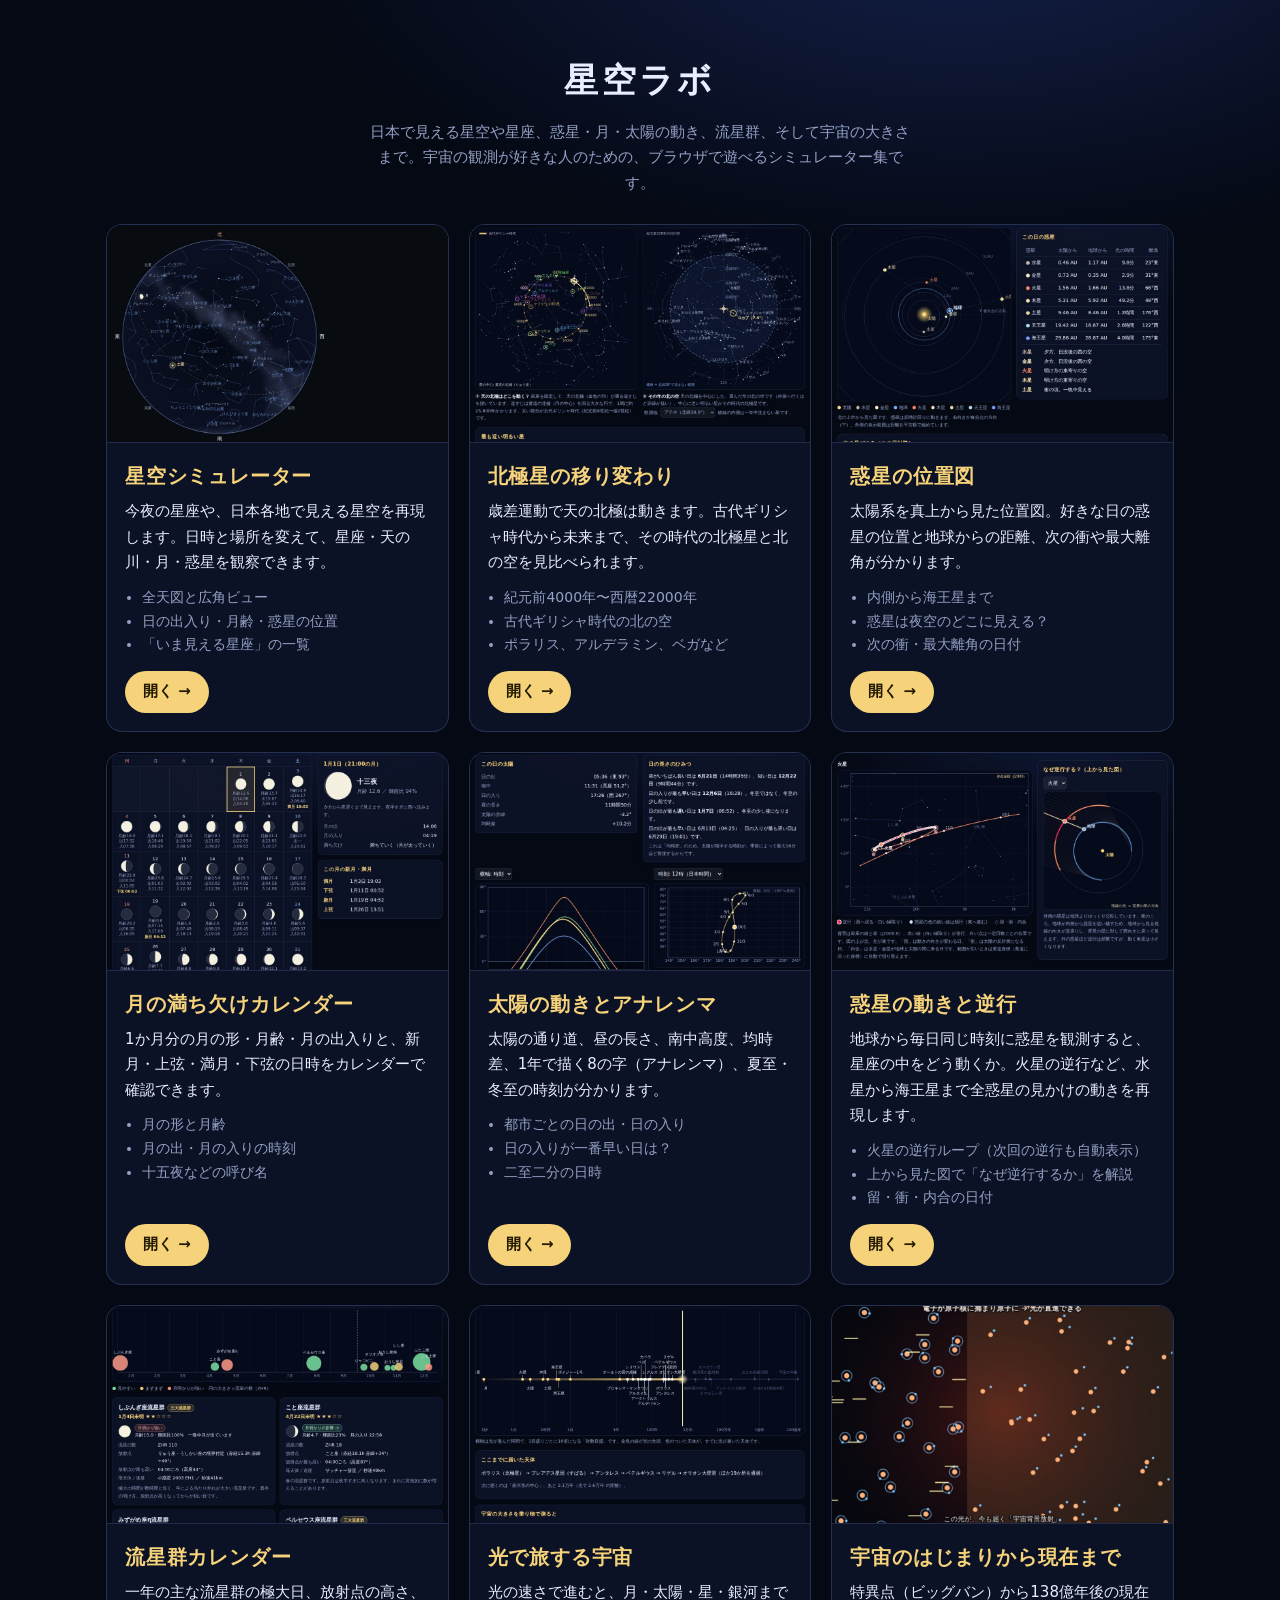
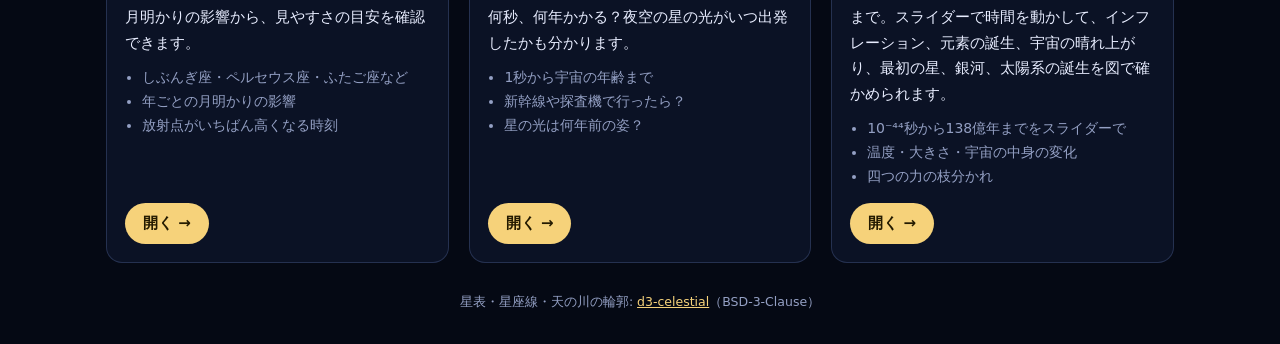
<file: index.html>
<!doctype html>
<html lang="ja">
<head>
  <meta charset="utf-8">
  <meta name="viewport" content="width=device-width, initial-scale=1, viewport-fit=cover">
  <meta name="theme-color" content="#050914">
  <link rel="manifest" href="manifest.webmanifest">
  <meta name="mobile-web-app-capable" content="yes">
  <meta name="apple-mobile-web-app-capable" content="yes">
  <meta name="apple-mobile-web-app-title" content="星空ラボ">
  <meta name="apple-mobile-web-app-status-bar-style" content="black-translucent">
  <link rel="apple-touch-icon" href="assets/icons/apple-touch-icon.png">
  <title>星空ラボ｜星空・惑星・月・太陽・流星群のシミュレーター</title>
  <meta name="description" content="日本で見える星空や星座、北極星の移り変わり、惑星・月・太陽の動き、流星群、宇宙の大きさと歴史をブラウザで体験できるシミュレーター集。">
  <link rel="icon" href="data:image/svg+xml,%3Csvg xmlns='http://www.w3.org/2000/svg' viewBox='0 0 32 32'%3E%3Crect width='32' height='32' rx='7' fill='%23050914'/%3E%3Cpath d='M16 5l2.9 7.1 7.6.6-5.8 5 1.8 7.4L16 21l-6.5 4.1 1.8-7.4-5.8-5 7.6-.6z' fill='%23f6d27a'/%3E%3C/svg%3E">
  <link rel="stylesheet" href="css/top.css?v=20261009a">
</head>
<body>
  <header class="hero">
    <h1>星空ラボ</h1>
    <p>日本で見える星空や星座、惑星・月・太陽の動き、流星群、そして宇宙の大きさまで。宇宙の観測が好きな人のための、ブラウザで遊べるシミュレーター集です。</p>
  </header>

  <main class="cards">
    <a class="card" href="sky.html">
      <img src="assets/thumb-sky.jpg" width="1000" height="640" alt="全天の星空と星座線、天の川を描いた星図" loading="eager">
      <div class="body">
        <h2>星空シミュレーター</h2>
        <p>今夜の星座や、日本各地で見える星空を再現します。日時と場所を変えて、星座・天の川・月・惑星を観察できます。</p>
        <ul>
          <li>全天図と広角ビュー</li>
          <li>日の出入り・月齢・惑星の位置</li>
          <li>「いま見える星座」の一覧</li>
        </ul>
        <span class="go">開く →</span>
      </div>
    </a>

    <a class="card" href="pole-star.html">
      <img src="assets/thumb-pole.jpg" width="1000" height="640" alt="天の北極の移動経路と、紀元前320年の北の空" loading="eager">
      <div class="body">
        <h2>北極星の移り変わり</h2>
        <p>歳差運動で天の北極は動きます。古代ギリシャ時代から未来まで、その時代の北極星と北の空を見比べられます。</p>
        <ul>
          <li>紀元前4000年〜西暦22000年</li>
          <li>古代ギリシャ時代の北の空</li>
          <li>ポラリス、アルデラミン、ベガなど</li>
        </ul>
        <span class="go">開く →</span>
      </div>
    </a>

    <a class="card" href="planets.html">
      <img src="assets/thumb-planets.jpg" width="1000" height="640" alt="太陽系の惑星の軌道と、各惑星の位置" loading="lazy">
      <div class="body">
        <h2>惑星の位置図</h2>
        <p>太陽系を真上から見た位置図。好きな日の惑星の位置と地球からの距離、次の衝や最大離角が分かります。</p>
        <ul>
          <li>内側から海王星まで</li>
          <li>惑星は夜空のどこに見える？</li>
          <li>次の衝・最大離角の日付</li>
        </ul>
        <span class="go">開く →</span>
      </div>
    </a>

    <a class="card" href="moon.html">
      <img src="assets/thumb-moon.jpg" width="1000" height="640" alt="1か月分の月の満ち欠けカレンダー" loading="lazy">
      <div class="body">
        <h2>月の満ち欠けカレンダー</h2>
        <p>1か月分の月の形・月齢・月の出入りと、新月・上弦・満月・下弦の日時をカレンダーで確認できます。</p>
        <ul>
          <li>月の形と月齢</li>
          <li>月の出・月の入りの時刻</li>
          <li>十五夜などの呼び名</li>
        </ul>
        <span class="go">開く →</span>
      </div>
    </a>

    <a class="card" href="sun.html">
      <img src="assets/thumb-sun.jpg" width="1000" height="640" alt="太陽の通り道のグラフとアナレンマ" loading="lazy">
      <div class="body">
        <h2>太陽の動きとアナレンマ</h2>
        <p>太陽の通り道、昼の長さ、南中高度、均時差、1年で描く8の字（アナレンマ）、夏至・冬至の時刻が分かります。</p>
        <ul>
          <li>都市ごとの日の出・日の入り</li>
          <li>日の入りが一番早い日は？</li>
          <li>二至二分の日時</li>
        </ul>
        <span class="go">開く →</span>
      </div>
    </a>

    <a class="card" href="retro.html">
      <img src="assets/thumb-retro.jpg" width="1000" height="640" alt="星座の中を動く火星の逆行ループ" loading="lazy">
      <div class="body">
        <h2>惑星の動きと逆行</h2>
        <p>地球から毎日同じ時刻に惑星を観測すると、星座の中をどう動くか。火星の逆行など、水星から海王星まで全惑星の見かけの動きを再現します。</p>
        <ul>
          <li>火星の逆行ループ（次回の逆行も自動表示）</li>
          <li>上から見た図で「なぜ逆行するか」を解説</li>
          <li>留・衝・内合の日付</li>
        </ul>
        <span class="go">開く →</span>
      </div>
    </a>

    <a class="card" href="meteor.html">
      <img src="assets/thumb-meteor.jpg" width="1000" height="640" alt="一年の流星群と見やすさの目安" loading="lazy">
      <div class="body">
        <h2>流星群カレンダー</h2>
        <p>一年の主な流星群の極大日、放射点の高さ、月明かりの影響から、見やすさの目安を確認できます。</p>
        <ul>
          <li>しぶんぎ座・ペルセウス座・ふたご座など</li>
          <li>年ごとの月明かりの影響</li>
          <li>放射点がいちばん高くなる時刻</li>
        </ul>
        <span class="go">開く →</span>
      </div>
    </a>

    <a class="card" href="scale.html">
      <img src="assets/thumb-scale.jpg" width="1000" height="640" alt="光が進んだ時間と届く天体を示した図" loading="lazy">
      <div class="body">
        <h2>光で旅する宇宙</h2>
        <p>光の速さで進むと、月・太陽・星・銀河まで何秒、何年かかる？夜空の星の光がいつ出発したかも分かります。</p>
        <ul>
          <li>1秒から宇宙の年齢まで</li>
          <li>新幹線や探査機で行ったら？</li>
          <li>星の光は何年前の姿？</li>
        </ul>
        <span class="go">開く →</span>
      </div>
    </a>

    <a class="card" href="universe.html">
      <img src="assets/thumb-universe.jpg" width="1000" height="640" alt="宇宙の晴れ上がりを描いた図" loading="lazy">
      <div class="body">
        <h2>宇宙のはじまりから現在まで</h2>
        <p>特異点（ビッグバン）から138億年後の現在まで。スライダーで時間を動かして、インフレーション、元素の誕生、宇宙の晴れ上がり、最初の星、銀河、太陽系の誕生を図で確かめられます。</p>
        <ul>
          <li>10⁻⁴⁴秒から138億年までをスライダーで</li>
          <li>温度・大きさ・宇宙の中身の変化</li>
          <li>四つの力の枝分かれ</li>
        </ul>
        <span class="go">開く →</span>
      </div>
    </a>

  </main>

  <footer class="foot">
    <p>星表・星座線・天の川の輪郭: <a href="https://github.com/ofrohn/d3-celestial" target="_blank" rel="noopener">d3-celestial</a>（BSD-3-Clause）</p>
  </footer>
  <script src="js/nav.js?v=20261009a"></script>
</body>
</html>
</file>
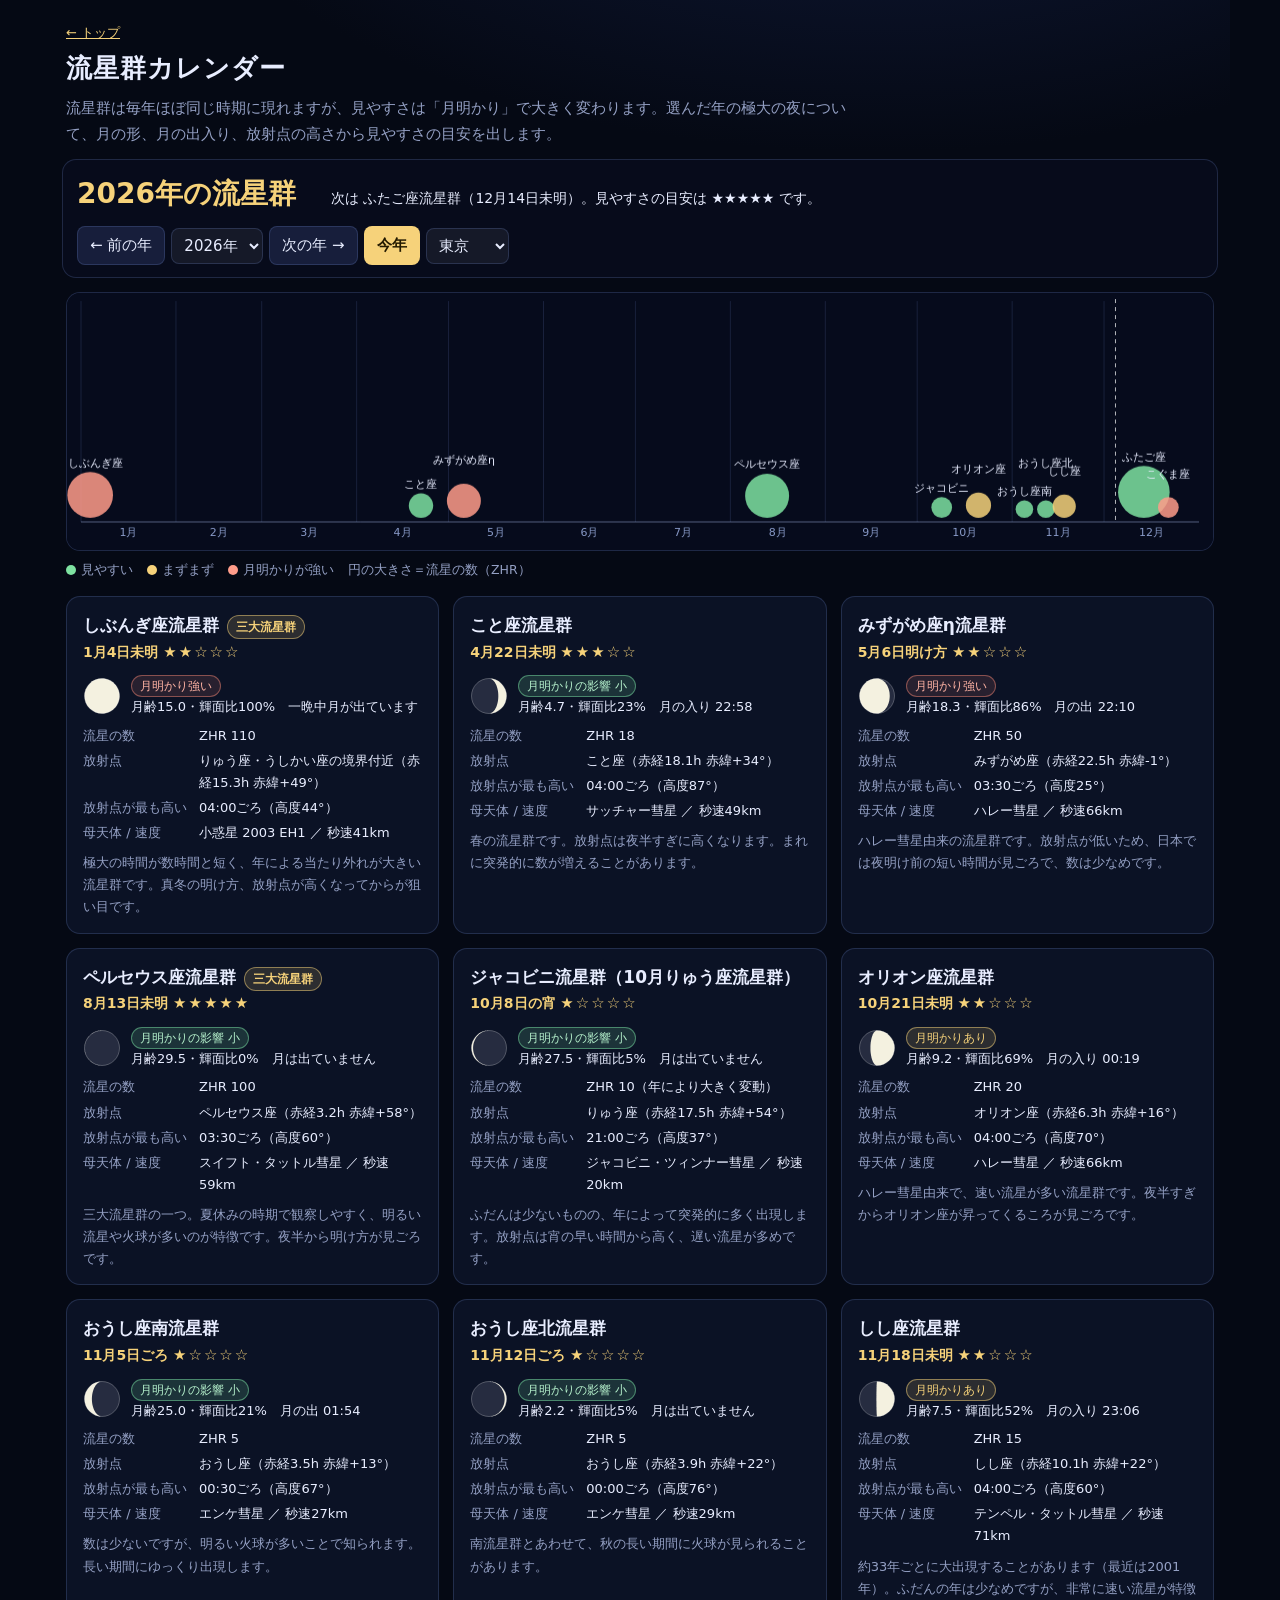
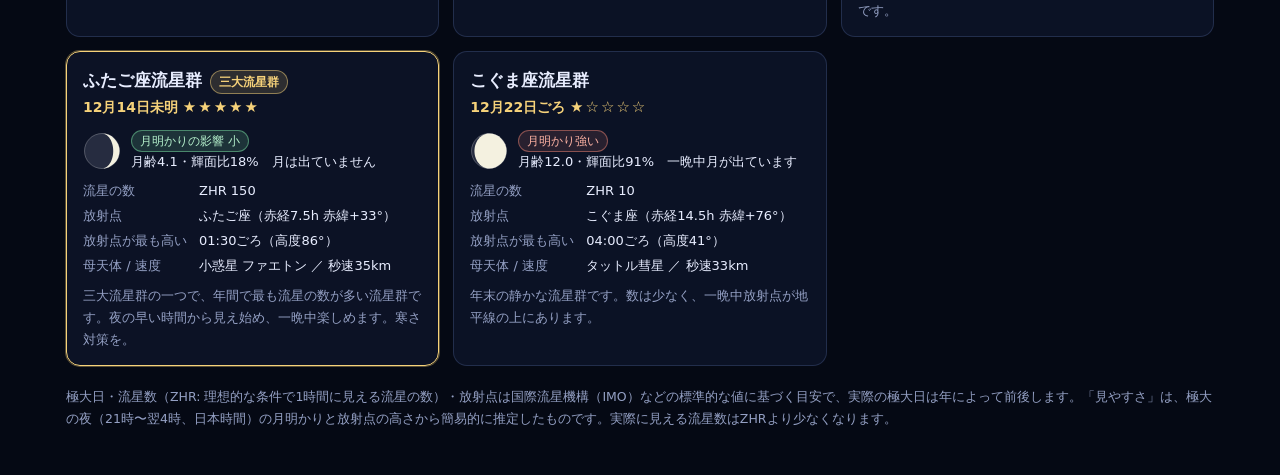
<file: meteor.html>
<!doctype html>
<html lang="ja">
<head>
  <meta charset="utf-8">
  <meta name="viewport" content="width=device-width, initial-scale=1, viewport-fit=cover">
  <meta name="theme-color" content="#050914">
  <link rel="manifest" href="manifest.webmanifest">
  <meta name="mobile-web-app-capable" content="yes">
  <meta name="apple-mobile-web-app-capable" content="yes">
  <meta name="apple-mobile-web-app-title" content="星空ラボ">
  <meta name="apple-mobile-web-app-status-bar-style" content="black-translucent">
  <link rel="apple-touch-icon" href="assets/icons/apple-touch-icon.png">
  <title>流星群カレンダー｜極大日・月明かり・放射点</title>
  <meta name="description" content="一年の主な流星群の極大日、放射点の高さ、月明かりの影響を、年と場所を選んで確認できます。">
  <link rel="icon" href="data:image/svg+xml,%3Csvg xmlns='http://www.w3.org/2000/svg' viewBox='0 0 32 32'%3E%3Crect width='32' height='32' rx='7' fill='%23050914'/%3E%3Cpath d='M26 5L8 23' stroke='%23f6d27a' stroke-width='2.5' stroke-linecap='round'/%3E%3Ccircle cx='8' cy='23' r='3' fill='%23fff'/%3E%3C/svg%3E">
  <link rel="stylesheet" href="css/pole.css?v=20261009a">
  <link rel="stylesheet" href="css/pages.css?v=20261009a">
</head>
<body>
  <header class="head">
    <p class="crumb"><a href="index.html">← トップ</a></p>
    <h1>流星群カレンダー</h1>
    <p class="lead">流星群は毎年ほぼ同じ時期に現れますが、見やすさは「月明かり」で大きく変わります。選んだ年の極大の夜について、月の形、月の出入り、放射点の高さから見やすさの目安を出します。</p>
  </header>

  <section class="ctrl" aria-label="年と場所">
    <div class="yearbox">
      <output id="title" class="year" for="y">—</output>
      <p id="next" class="verdict"></p>
    </div>
    <div class="row">
      <button type="button" id="prev">← 前の年</button>
      <label class="sel"><span class="vh">年</span><select id="y"></select></label>
      <button type="button" id="nextY">次の年 →</button>
      <button type="button" id="thisY" class="accent">今年</button>
      <label class="sel"><span class="vh">観測地</span>
        <select id="place">
          <option value="43.0621,141.3544">札幌</option>
          <option value="38.2682,140.8694">仙台</option>
          <option value="35.6895,139.6917" selected>東京</option>
          <option value="35.1815,136.9066">名古屋</option>
          <option value="34.6937,135.5023">大阪</option>
          <option value="33.5902,130.4017">福岡</option>
          <option value="26.2124,127.6809">那覇</option>
        </select>
      </label>
    </div>
  </section>

  <section>
    <div class="plot" style="aspect-ratio: 16 / 3.6"><canvas id="cvYear" aria-label="一年の流星群の見やすさ"></canvas></div>
    <p class="legend"><span><i style="background:#7ee2a1"></i>見やすい</span><span><i style="background:#f6d27a"></i>まずまず</span><span><i style="background:#ff9c8a"></i>月明かりが強い</span><span>円の大きさ＝流星の数（ZHR）</span></p>
  </section>

  <section id="cards" class="mcards"></section>

  <footer class="foot">
    <p>極大日・流星数（ZHR: 理想的な条件で1時間に見える流星の数）・放射点は国際流星機構（IMO）などの標準的な値に基づく目安で、実際の極大日は年によって前後します。「見やすさ」は、極大の夜（21時〜翌4時、日本時間）の月明かりと放射点の高さから簡易的に推定したものです。実際に見える流星数はZHRより少なくなります。</p>
  </footer>

  <script src="js/astro.js?v=20261009a"></script>
  <script src="js/meteor.js?v=20261009a"></script>
  <script src="js/nav.js?v=20261009a"></script>
</body>
</html>
</file>
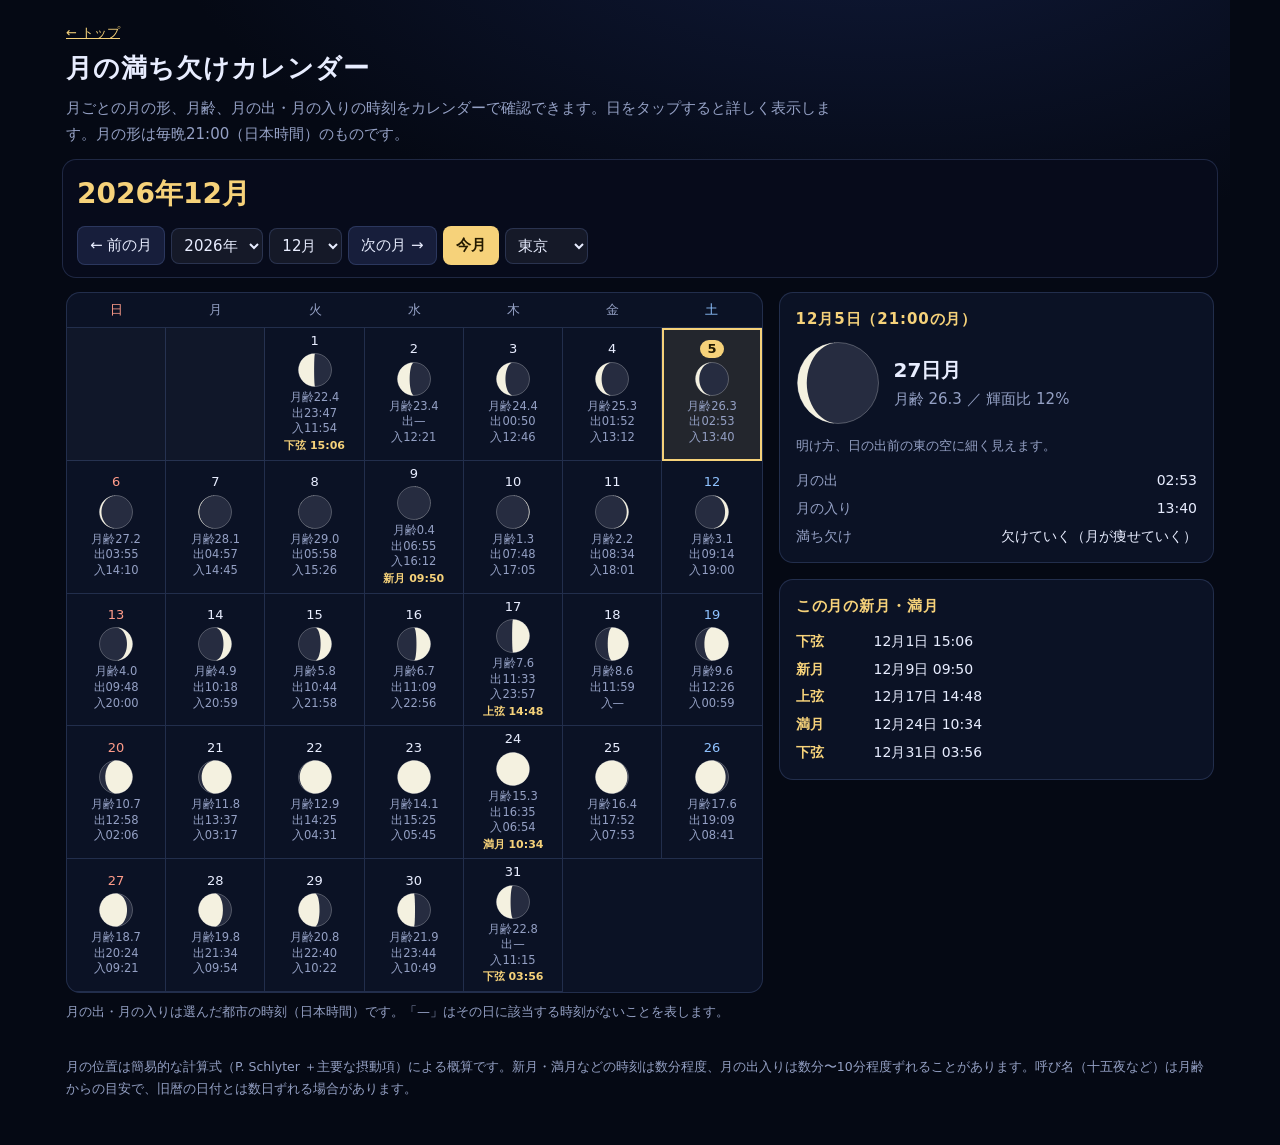
<file: moon.html>
<!doctype html>
<html lang="ja">
<head>
  <meta charset="utf-8">
  <meta name="viewport" content="width=device-width, initial-scale=1, viewport-fit=cover">
  <meta name="theme-color" content="#050914">
  <link rel="manifest" href="manifest.webmanifest">
  <meta name="mobile-web-app-capable" content="yes">
  <meta name="apple-mobile-web-app-capable" content="yes">
  <meta name="apple-mobile-web-app-title" content="星空ラボ">
  <meta name="apple-mobile-web-app-status-bar-style" content="black-translucent">
  <link rel="apple-touch-icon" href="assets/icons/apple-touch-icon.png">
  <title>月の満ち欠けカレンダー｜月齢・月の出入り</title>
  <meta name="description" content="1か月分の月の形・月齢・月の出と月の入りの時刻、新月・上弦・満月・下弦の日時が分かるカレンダー。">
  <link rel="icon" href="data:image/svg+xml,%3Csvg xmlns='http://www.w3.org/2000/svg' viewBox='0 0 32 32'%3E%3Crect width='32' height='32' rx='7' fill='%23050914'/%3E%3Cpath d='M20 5a11 11 0 1 0 0 22a9 9 0 0 1 0-22z' fill='%23f4f1e0'/%3E%3C/svg%3E">
  <link rel="stylesheet" href="css/pole.css?v=20261009a">
  <link rel="stylesheet" href="css/pages.css?v=20261009a">
</head>
<body>
  <header class="head">
    <p class="crumb"><a href="index.html">← トップ</a></p>
    <h1>月の満ち欠けカレンダー</h1>
    <p class="lead">月ごとの月の形、月齢、月の出・月の入りの時刻をカレンダーで確認できます。日をタップすると詳しく表示します。月の形は毎晩21:00（日本時間）のものです。</p>
  </header>

  <section class="ctrl" aria-label="月と場所の選択">
    <div class="yearbox">
      <output id="title" class="year" for="y m">—</output>
    </div>
    <div class="row">
      <button type="button" id="prev">← 前の月</button>
      <label class="sel"><span class="vh">年</span><select id="y"></select></label>
      <label class="sel"><span class="vh">月</span><select id="m"></select></label>
      <button type="button" id="next">次の月 →</button>
      <button type="button" id="now" class="accent">今月</button>
      <label class="sel"><span class="vh">観測地</span>
        <select id="place">
          <option value="43.0621,141.3544">札幌</option>
          <option value="38.2682,140.8694">仙台</option>
          <option value="35.6895,139.6917" selected>東京</option>
          <option value="35.1815,136.9066">名古屋</option>
          <option value="34.6937,135.5023">大阪</option>
          <option value="33.5902,130.4017">福岡</option>
          <option value="26.2124,127.6809">那覇</option>
        </select>
      </label>
    </div>
  </section>

  <main class="page-grid" style="grid-template-columns: minmax(0,1.6fr) minmax(0,1fr)">
    <div>
      <div class="cal" role="grid" aria-label="月のカレンダー">
        <div class="dow" aria-hidden="true"><span class="sun">日</span><span>月</span><span>火</span><span>水</span><span>木</span><span>金</span><span class="sat">土</span></div>
        <div id="cells" class="cells"></div>
      </div>
      <p class="note" style="margin-top:8px">月の出・月の入りは選んだ都市の時刻（日本時間）です。「—」はその日に該当する時刻がないことを表します。</p>
    </div>
    <div>
      <section class="card" id="detail" style="margin-top:0"></section>
      <section class="card">
        <h2>この月の新月・満月</h2>
        <ul id="phases" class="where" style="grid-template-columns:1fr"></ul>
      </section>
    </div>
  </main>

  <footer class="foot">
    <p>月の位置は簡易的な計算式（P. Schlyter ＋主要な摂動項）による概算です。新月・満月などの時刻は数分程度、月の出入りは数分〜10分程度ずれることがあります。呼び名（十五夜など）は月齢からの目安で、旧暦の日付とは数日ずれる場合があります。</p>
  </footer>

  <script src="js/astro.js?v=20261009a"></script>
  <script src="js/moon.js?v=20261009a"></script>
  <script src="js/nav.js?v=20261009a"></script>
</body>
</html>
</file>
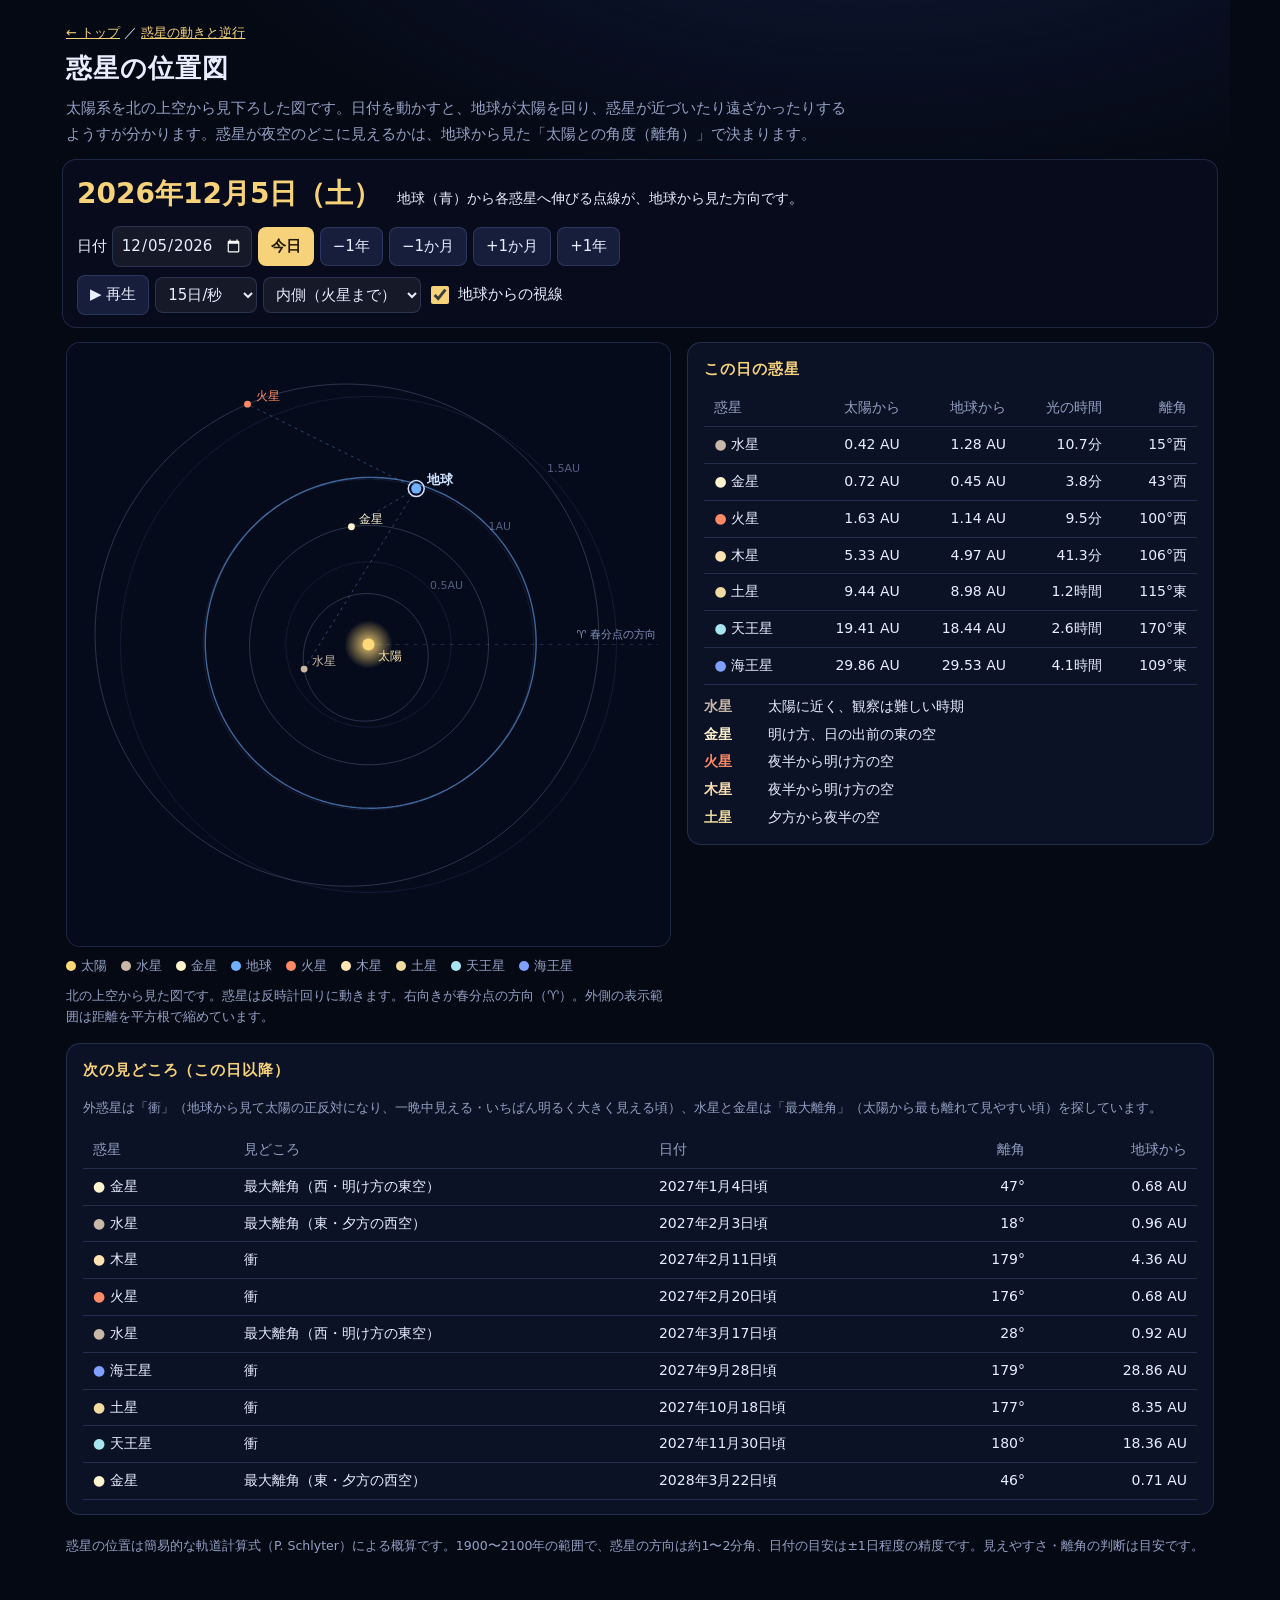
<file: planets.html>
<!doctype html>
<html lang="ja">
<head>
  <meta charset="utf-8">
  <meta name="viewport" content="width=device-width, initial-scale=1, viewport-fit=cover">
  <meta name="theme-color" content="#050914">
  <link rel="manifest" href="manifest.webmanifest">
  <meta name="mobile-web-app-capable" content="yes">
  <meta name="apple-mobile-web-app-capable" content="yes">
  <meta name="apple-mobile-web-app-title" content="星空ラボ">
  <meta name="apple-mobile-web-app-status-bar-style" content="black-translucent">
  <link rel="apple-touch-icon" href="assets/icons/apple-touch-icon.png">
  <title>惑星の位置図｜太陽系を上から見る</title>
  <meta name="description" content="好きな日の太陽系を真上から見た位置図。地球と各惑星の距離、太陽からの離角、次の衝や最大離角の日が分かります。">
  <link rel="icon" href="data:image/svg+xml,%3Csvg xmlns='http://www.w3.org/2000/svg' viewBox='0 0 32 32'%3E%3Crect width='32' height='32' rx='7' fill='%23050914'/%3E%3Ccircle cx='16' cy='16' r='3' fill='%23f6d27a'/%3E%3Ccircle cx='16' cy='16' r='7' fill='none' stroke='%2394a0c4' stroke-width='1'/%3E%3Ccircle cx='16' cy='16' r='12' fill='none' stroke='%2394a0c4' stroke-width='1'/%3E%3Ccircle cx='23' cy='16' r='2' fill='%237fb4ff'/%3E%3C/svg%3E">
  <link rel="stylesheet" href="css/pole.css?v=20261009a">
  <link rel="stylesheet" href="css/pages.css?v=20261009a">
</head>
<body>
  <header class="head">
    <p class="crumb"><a href="index.html">← トップ</a> ／ <a href="retro.html">惑星の動きと逆行</a></p>
    <h1>惑星の位置図</h1>
    <p class="lead">太陽系を北の上空から見下ろした図です。日付を動かすと、地球が太陽を回り、惑星が近づいたり遠ざかったりするようすが分かります。惑星が夜空のどこに見えるかは、地球から見た「太陽との角度（離角）」で決まります。</p>
  </header>

  <section class="ctrl" aria-label="日付と表示の操作">
    <div class="yearbox">
      <output id="dateLabel" class="year" for="date">—</output>
      <p id="sub" class="verdict"></p>
    </div>
    <div class="row">
      <label class="sel">日付 <input id="date" type="date" min="1900-01-01" max="2100-12-31"></label>
      <button type="button" id="today" class="accent">今日</button>
      <button type="button" data-days="-365">−1年</button>
      <button type="button" data-days="-30">−1か月</button>
      <button type="button" data-days="30">+1か月</button>
      <button type="button" data-days="365">+1年</button>
    </div>
    <div class="row">
      <button id="play" type="button" aria-pressed="false">▶ 再生</button>
      <label class="sel"><span class="vh">再生速度</span>
        <select id="speed">
          <option value="3">3日/秒</option>
          <option value="15" selected>15日/秒</option>
          <option value="60">60日/秒</option>
          <option value="200">200日/秒</option>
        </select>
      </label>
      <label class="sel"><span class="vh">表示範囲</span>
        <select id="range">
          <option value="inner">内側（火星まで）</option>
          <option value="mid">土星まで</option>
          <option value="all">海王星まで</option>
        </select>
      </label>
      <label class="chk"><input id="rays" type="checkbox" checked> 地球からの視線</label>
    </div>
  </section>

  <main class="page-grid">
    <figure style="margin:0">
      <div class="plot sq"><canvas id="cv" aria-label="太陽系の惑星位置図"></canvas></div>
      <p class="legend" id="legend"></p>
      <figcaption class="note">北の上空から見た図です。惑星は反時計回りに動きます。右向きが春分点の方向（♈）。外側の表示範囲は距離を平方根で縮めています。</figcaption>
    </figure>
    <div>
      <section class="card" style="margin-top:0">
        <h2>この日の惑星</h2>
        <div class="tblwrap">
          <table class="tbl" id="tbl">
            <thead><tr><th>惑星</th><th class="num">太陽から</th><th class="num">地球から</th><th class="num">光の時間</th><th class="num">離角</th></tr></thead>
            <tbody></tbody>
          </table>
        </div>
        <ul id="where" class="where"></ul>
      </section>
    </div>
  </main>

  <section class="card">
    <h2>次の見どころ（この日以降）</h2>
    <p class="note">外惑星は「衝」（地球から見て太陽の正反対になり、一晩中見える・いちばん明るく大きく見える頃）、水星と金星は「最大離角」（太陽から最も離れて見やすい頃）を探しています。</p>
    <div class="tblwrap">
      <table class="tbl" id="events"><thead><tr><th>惑星</th><th>見どころ</th><th>日付</th><th class="num">離角</th><th class="num">地球から</th></tr></thead><tbody></tbody></table>
    </div>
  </section>

  <footer class="foot">
    <p>惑星の位置は簡易的な軌道計算式（P. Schlyter）による概算です。1900〜2100年の範囲で、惑星の方向は約1〜2分角、日付の目安は±1日程度の精度です。見えやすさ・離角の判断は目安です。</p>
  </footer>

  <script src="js/astro.js?v=20261009a"></script>
  <script src="js/planets.js?v=20261009a"></script>
  <script src="js/nav.js?v=20261009a"></script>
</body>
</html>
</file>
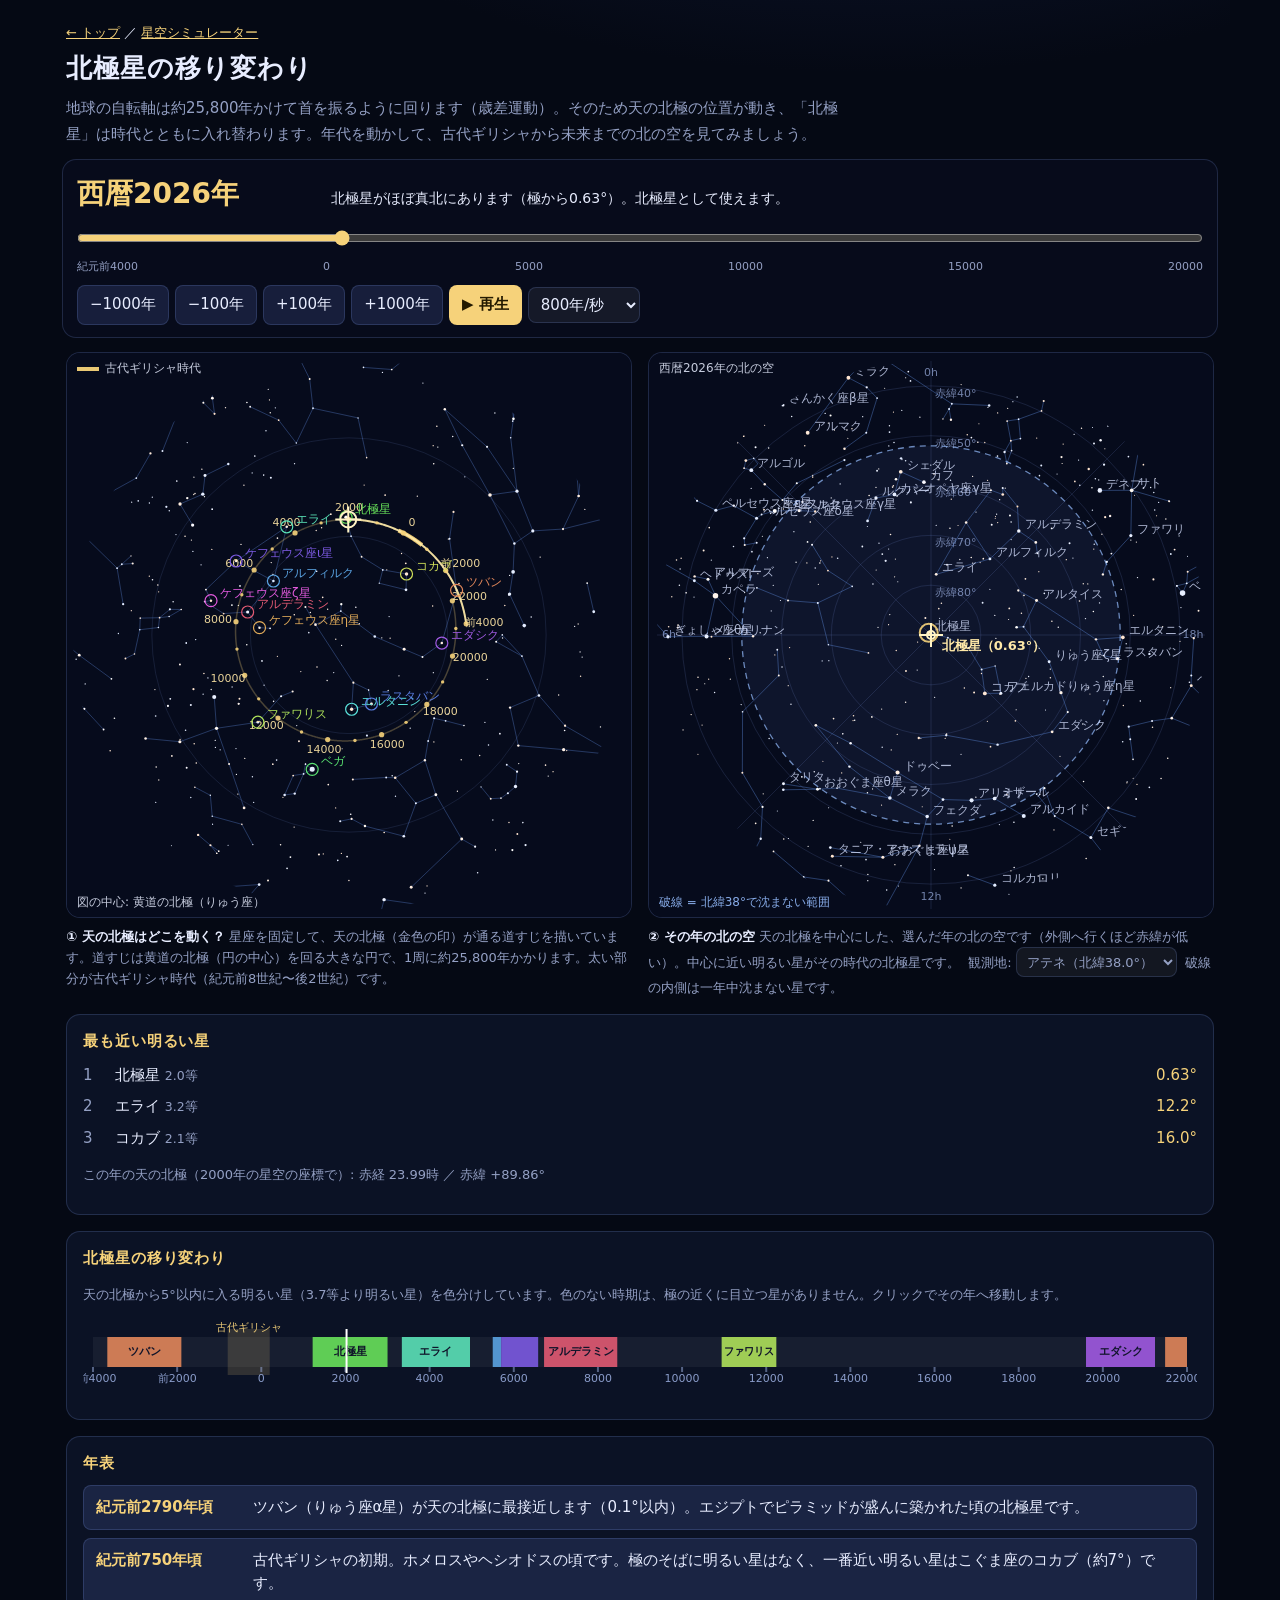
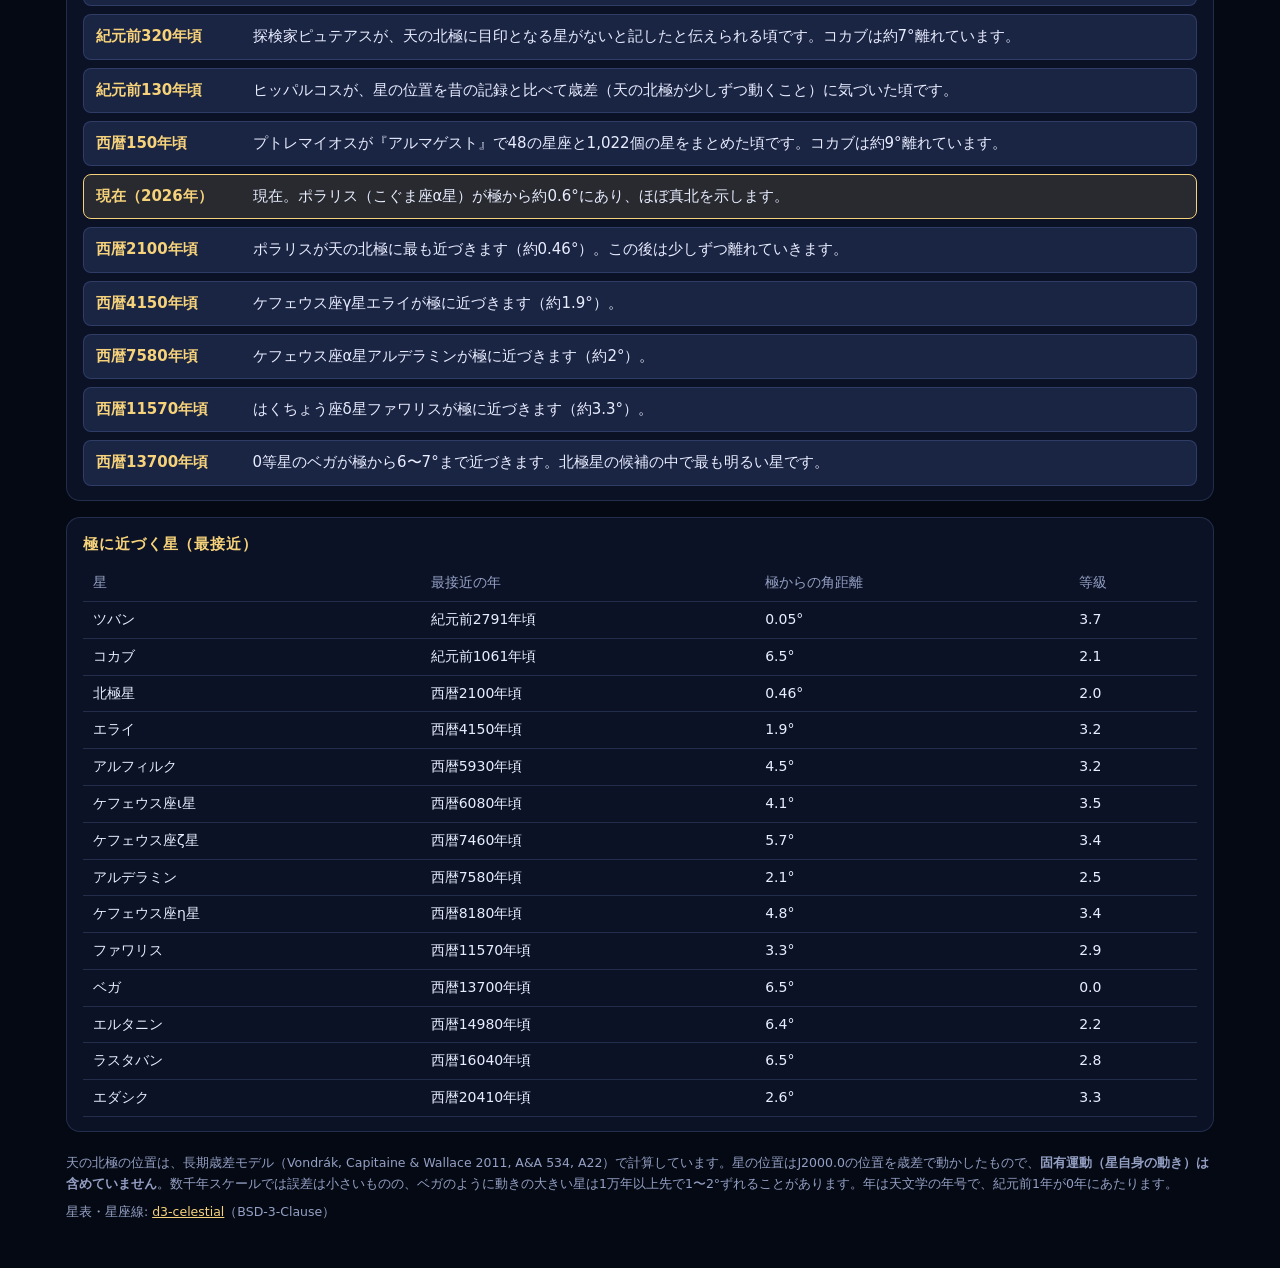
<file: pole-star.html>
<!doctype html>
<html lang="ja">
<head>
  <meta charset="utf-8">
  <meta name="viewport" content="width=device-width, initial-scale=1, viewport-fit=cover">
  <meta name="theme-color" content="#050914">
  <link rel="manifest" href="manifest.webmanifest">
  <meta name="mobile-web-app-capable" content="yes">
  <meta name="apple-mobile-web-app-capable" content="yes">
  <meta name="apple-mobile-web-app-title" content="星空ラボ">
  <meta name="apple-mobile-web-app-status-bar-style" content="black-translucent">
  <link rel="apple-touch-icon" href="assets/icons/apple-touch-icon.png">
  <title>北極星の移り変わり｜古代ギリシャから未来まで</title>
  <meta name="description" content="歳差運動によって天の北極が動くため、北極星は時代とともに入れ替わります。古代ギリシャ時代から未来まで、天の北極の位置と北極星を再現するシミュレーター。">
  <link rel="icon" href="data:image/svg+xml,%3Csvg xmlns='http://www.w3.org/2000/svg' viewBox='0 0 32 32'%3E%3Crect width='32' height='32' rx='7' fill='%23050914'/%3E%3Ccircle cx='16' cy='16' r='9' fill='none' stroke='%23f6d27a' stroke-width='1.5' stroke-dasharray='3 2'/%3E%3Cpath d='M16 8l1.7 4.2 4.5.4-3.4 3 1 4.4L16 17.7l-3.8 2.3 1-4.4-3.4-3 4.5-.4z' fill='%23f6d27a'/%3E%3C/svg%3E">
  <link rel="stylesheet" href="css/pole.css?v=20261009a">
</head>
<body>
  <header class="head">
    <div>
      <p class="crumb"><a href="index.html">← トップ</a> ／ <a href="sky.html">星空シミュレーター</a></p>
      <h1>北極星の移り変わり</h1>
      <p class="lead">地球の自転軸は約25,800年かけて首を振るように回ります（歳差運動）。そのため天の北極の位置が動き、「北極星」は時代とともに入れ替わります。年代を動かして、古代ギリシャから未来までの北の空を見てみましょう。</p>
    </div>
  </header>

  <section class="ctrl" aria-label="年代の操作">
    <div class="yearbox">
      <output id="yearLabel" class="year" for="year">—</output>
      <p id="verdict" class="verdict"></p>
    </div>
    <input id="year" type="range" min="-4000" max="22000" step="10" value="2026" aria-label="年代">
    <div class="scale" aria-hidden="true"><span>紀元前4000</span><span>0</span><span>5000</span><span>10000</span><span>15000</span><span>20000</span></div>
    <div class="row">
      <button type="button" data-step="-1000">−1000年</button>
      <button type="button" data-step="-100">−100年</button>
      <button type="button" data-step="100">+100年</button>
      <button type="button" data-step="1000">+1000年</button>
      <button id="btnPlay" type="button" class="accent" aria-pressed="false">▶ 再生</button>
      <label class="sel"><span class="vh">再生速度</span>
        <select id="speed">
          <option value="200">200年/秒</option>
          <option value="800" selected>800年/秒</option>
          <option value="2500">2500年/秒</option>
        </select>
      </label>
    </div>
  </section>

  <main class="grid">
    <figure>
      <div class="cwrap"><canvas id="cvA" aria-label="星空を固定して見た、天の北極の移動経路"></canvas></div>
      <figcaption><b>① 天の北極はどこを動く？</b> 星座を固定して、天の北極（金色の印）が通る道すじを描いています。道すじは黄道の北極（円の中心）を回る大きな円で、1周に約25,800年かかります。太い部分が古代ギリシャ時代（紀元前8世紀〜後2世紀）です。</figcaption>
    </figure>
    <figure>
      <div class="cwrap"><canvas id="cvB" aria-label="選んだ年代の北の空"></canvas></div>
      <figcaption><b>② その年の北の空</b> 天の北極を中心にした、選んだ年の北の空です（外側へ行くほど赤緯が低い）。中心に近い明るい星がその時代の北極星です。
        <label class="sel inline">観測地:
          <select id="lat">
            <option value="37.98">アテネ（北緯38.0°）</option>
            <option value="35.69">東京（北緯35.7°）</option>
            <option value="43.06">札幌（北緯43.1°）</option>
            <option value="26.21">那覇（北緯26.2°）</option>
          </select>
        </label>
        破線の内側は一年中沈まない星です。
      </figcaption>
    </figure>
  </main>

  <section class="card">
    <h2>最も近い明るい星</h2>
    <ol id="nearList" class="near"></ol>
    <p id="poleCoord" class="muted small"></p>
  </section>

  <section class="card">
    <h2>北極星の移り変わり</h2>
    <p class="muted small">天の北極から5°以内に入る明るい星（3.7等より明るい星）を色分けしています。色のない時期は、極の近くに目立つ星がありません。クリックでその年へ移動します。</p>
    <canvas id="cvT" class="timeline" aria-label="北極星の移り変わりの年表"></canvas>
  </section>

  <section class="card">
    <h2>年表</h2>
    <ul id="events" class="events"></ul>
  </section>

  <section class="card">
    <h2>極に近づく星（最接近）</h2>
    <div class="tblwrap">
      <table class="tbl">
        <thead><tr><th>星</th><th>最接近の年</th><th>極からの角距離</th><th>等級</th></tr></thead>
        <tbody id="approach"></tbody>
      </table>
    </div>
  </section>

  <footer class="foot">
    <p>天の北極の位置は、長期歳差モデル（Vondrák, Capitaine &amp; Wallace 2011, A&amp;A 534, A22）で計算しています。星の位置はJ2000.0の位置を歳差で動かしたもので、<b>固有運動（星自身の動き）は含めていません</b>。数千年スケールでは誤差は小さいものの、ベガのように動きの大きい星は1万年以上先で1〜2°ずれることがあります。年は天文学の年号で、紀元前1年が0年にあたります。</p>
    <p>星表・星座線: <a href="https://github.com/ofrohn/d3-celestial" target="_blank" rel="noopener">d3-celestial</a>（BSD-3-Clause）</p>
  </footer>

  <script src="data/sky-data.js?v=20261009a"></script>
  <script src="js/precession.js?v=20261009a"></script>
  <script src="js/pole.js?v=20261009a"></script>
  <script src="js/nav.js?v=20261009a"></script>
</body>
</html>
</file>
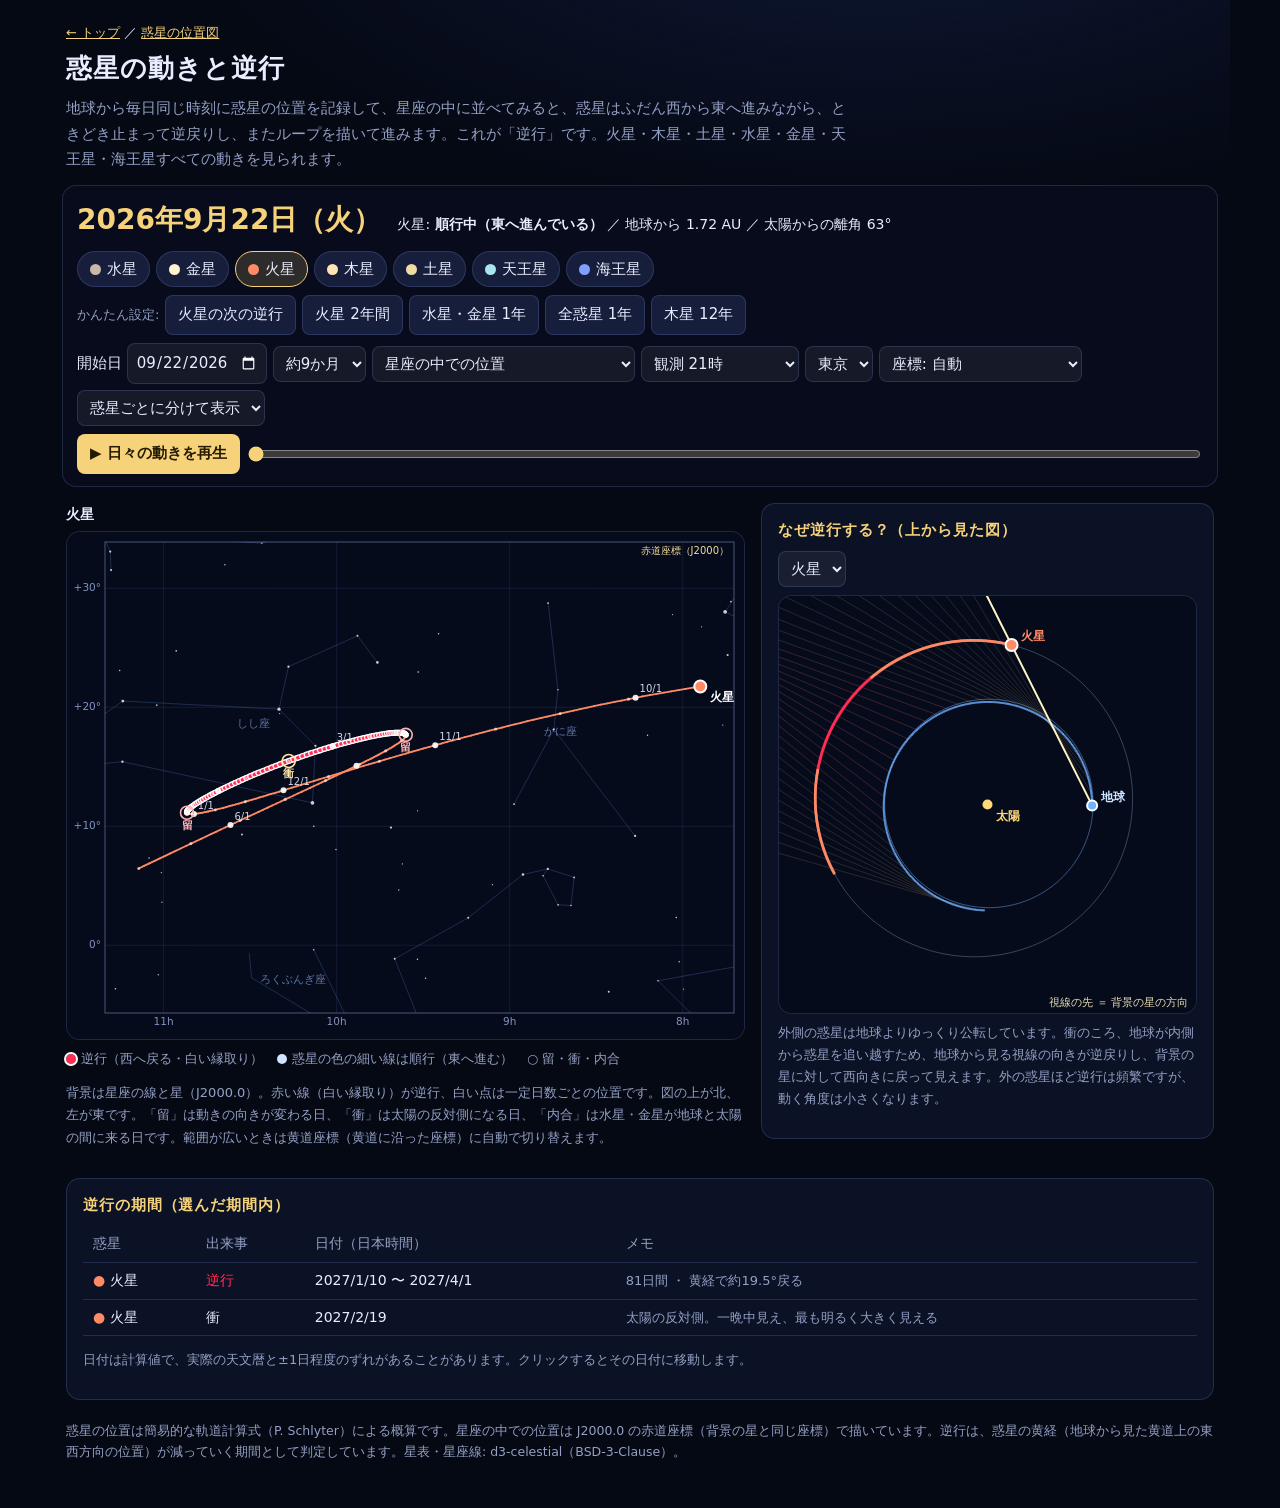
<file: retro.html>
<!doctype html>
<html lang="ja">
<head>
  <meta charset="utf-8">
  <meta name="viewport" content="width=device-width, initial-scale=1, viewport-fit=cover">
  <meta name="theme-color" content="#050914">
  <link rel="manifest" href="manifest.webmanifest">
  <meta name="mobile-web-app-capable" content="yes">
  <meta name="apple-mobile-web-app-capable" content="yes">
  <meta name="apple-mobile-web-app-title" content="星空ラボ">
  <meta name="apple-mobile-web-app-status-bar-style" content="black-translucent">
  <link rel="apple-touch-icon" href="assets/icons/apple-touch-icon.png">
  <title>惑星の動きと逆行｜毎日同じ時刻に観測すると</title>
  <meta name="description" content="地球から毎日同じ時刻に惑星を観測すると、星座の中をどう動くか。火星の逆行など、水星から海王星まで全惑星の見かけの動きを再現するシミュレーター。">
  <link rel="icon" href="data:image/svg+xml,%3Csvg xmlns='http://www.w3.org/2000/svg' viewBox='0 0 32 32'%3E%3Crect width='32' height='32' rx='7' fill='%23050914'/%3E%3Cpath d='M5 20c6-14 14-14 14-6s-8 8-8 0 10-8 16 2' fill='none' stroke='%23ff8a65' stroke-width='2'/%3E%3C/svg%3E">
  <link rel="stylesheet" href="css/pole.css?v=20261009a">
  <link rel="stylesheet" href="css/pages.css?v=20261009a">
</head>
<body>
  <header class="head">
    <p class="crumb"><a href="index.html">← トップ</a> ／ <a href="planets.html">惑星の位置図</a></p>
    <h1>惑星の動きと逆行</h1>
    <p class="lead">地球から毎日同じ時刻に惑星の位置を記録して、星座の中に並べてみると、惑星はふだん西から東へ進みながら、ときどき止まって逆戻りし、またループを描いて進みます。これが「逆行」です。火星・木星・土星・水星・金星・天王星・海王星すべての動きを見られます。</p>
  </header>

  <section class="ctrl" aria-label="惑星と期間の選択">
    <div class="yearbox">
      <output id="curLabel" class="year" for="scrub">—</output>
      <p id="curSub" class="verdict"></p>
    </div>
    <div class="row" id="chips" role="group" aria-label="表示する惑星"></div>
    <div class="row">
      <span class="note">かんたん設定:</span>
      <button type="button" data-preset="mars-next">火星の次の逆行</button>
      <button type="button" data-preset="mars-2y">火星 2年間</button>
      <button type="button" data-preset="inner-1y">水星・金星 1年</button>
      <button type="button" data-preset="all-1y">全惑星 1年</button>
      <button type="button" data-preset="jup-12y">木星 12年</button>
    </div>
    <div class="row">
      <label class="sel">開始日 <input id="start" type="date" min="1900-01-01" max="2100-12-31"></label>
      <label class="sel"><span class="vh">期間</span>
        <select id="len">
          <option value="270">約9か月</option>
          <option value="365">1年</option>
          <option value="730" selected>2年</option>
          <option value="1095">3年</option>
          <option value="1825">5年</option>
          <option value="4380">12年</option>
        </select>
      </label>
      <label class="sel"><span class="vh">表示の見かた</span>
        <select id="mode">
          <option value="sky">星座の中での位置</option>
          <option value="alt">毎日同じ時刻の空（方位・高度）</option>
        </select>
      </label>
      <label class="sel" id="hourWrap" hidden><span class="vh">観測時刻</span><select id="hour"></select></label>
      <label class="sel" id="placeWrap" hidden><span class="vh">観測地</span>
        <select id="place">
          <option value="43.0621,141.3544">札幌</option>
          <option value="35.6895,139.6917" selected>東京</option>
          <option value="34.6937,135.5023">大阪</option>
          <option value="33.5902,130.4017">福岡</option>
          <option value="26.2124,127.6809">那覇</option>
        </select>
      </label>
      <label class="sel" id="sysWrap"><span class="vh">座標</span>
        <select id="sys">
          <option value="auto">座標: 自動</option>
          <option value="eq">赤道座標（星図）</option>
          <option value="ec">黄道座標（黄道に沿う）</option>
        </select>
      </label>
      <label class="sel"><span class="vh">図の並べ方</span>
        <select id="layout">
          <option value="sep">惑星ごとに分けて表示</option>
          <option value="one">1枚に重ねて表示</option>
        </select>
      </label>
    </div>
    <div class="row">
      <button id="play" type="button" class="accent" aria-pressed="false">▶ 日々の動きを再生</button>
      <input id="scrub" type="range" min="0" max="730" value="0" aria-label="日付" style="flex:1;min-width:160px;accent-color:var(--accent)">
    </div>
  </section>

  <main class="page-grid" style="grid-template-columns: minmax(0,1.5fr) minmax(0,1fr); margin-top:16px">
    <div>
      <div id="charts" class="charts"></div>
      <p class="legend" id="legend"></p>
      <p class="note" id="chartNote"></p>
    </div>
    <div>
      <section class="card" style="margin-top:0">
        <h2>なぜ逆行する？（上から見た図）</h2>
        <label class="sel" style="margin-bottom:8px"><span class="vh">解説する惑星</span><select id="focus"></select></label>
        <div class="plot sq"><canvas id="cvTop" aria-label="地球と惑星の位置と視線"></canvas></div>
        <p class="note" id="why" style="margin-top:8px"></p>
      </section>
    </div>
  </main>

  <section class="card">
    <h2>逆行の期間（選んだ期間内）</h2>
    <div class="tblwrap">
      <table class="tbl" id="tbl"><thead><tr><th>惑星</th><th>出来事</th><th>日付（日本時間）</th><th>メモ</th></tr></thead><tbody></tbody></table>
    </div>
    <p class="note">日付は計算値で、実際の天文暦と±1日程度のずれがあることがあります。クリックするとその日付に移動します。</p>
  </section>

  <footer class="foot">
    <p>惑星の位置は簡易的な軌道計算式（P. Schlyter）による概算です。星座の中での位置は J2000.0 の赤道座標（背景の星と同じ座標）で描いています。逆行は、惑星の黄経（地球から見た黄道上の東西方向の位置）が減っていく期間として判定しています。星表・星座線: d3-celestial（BSD-3-Clause）。</p>
  </footer>

  <script src="data/sky-data.js?v=20261009a"></script>
  <script src="js/astro.js?v=20261009a"></script>
  <script src="js/retro.js?v=20261009a"></script>
  <script src="js/nav.js?v=20261009a"></script>
</body>
</html>
</file>
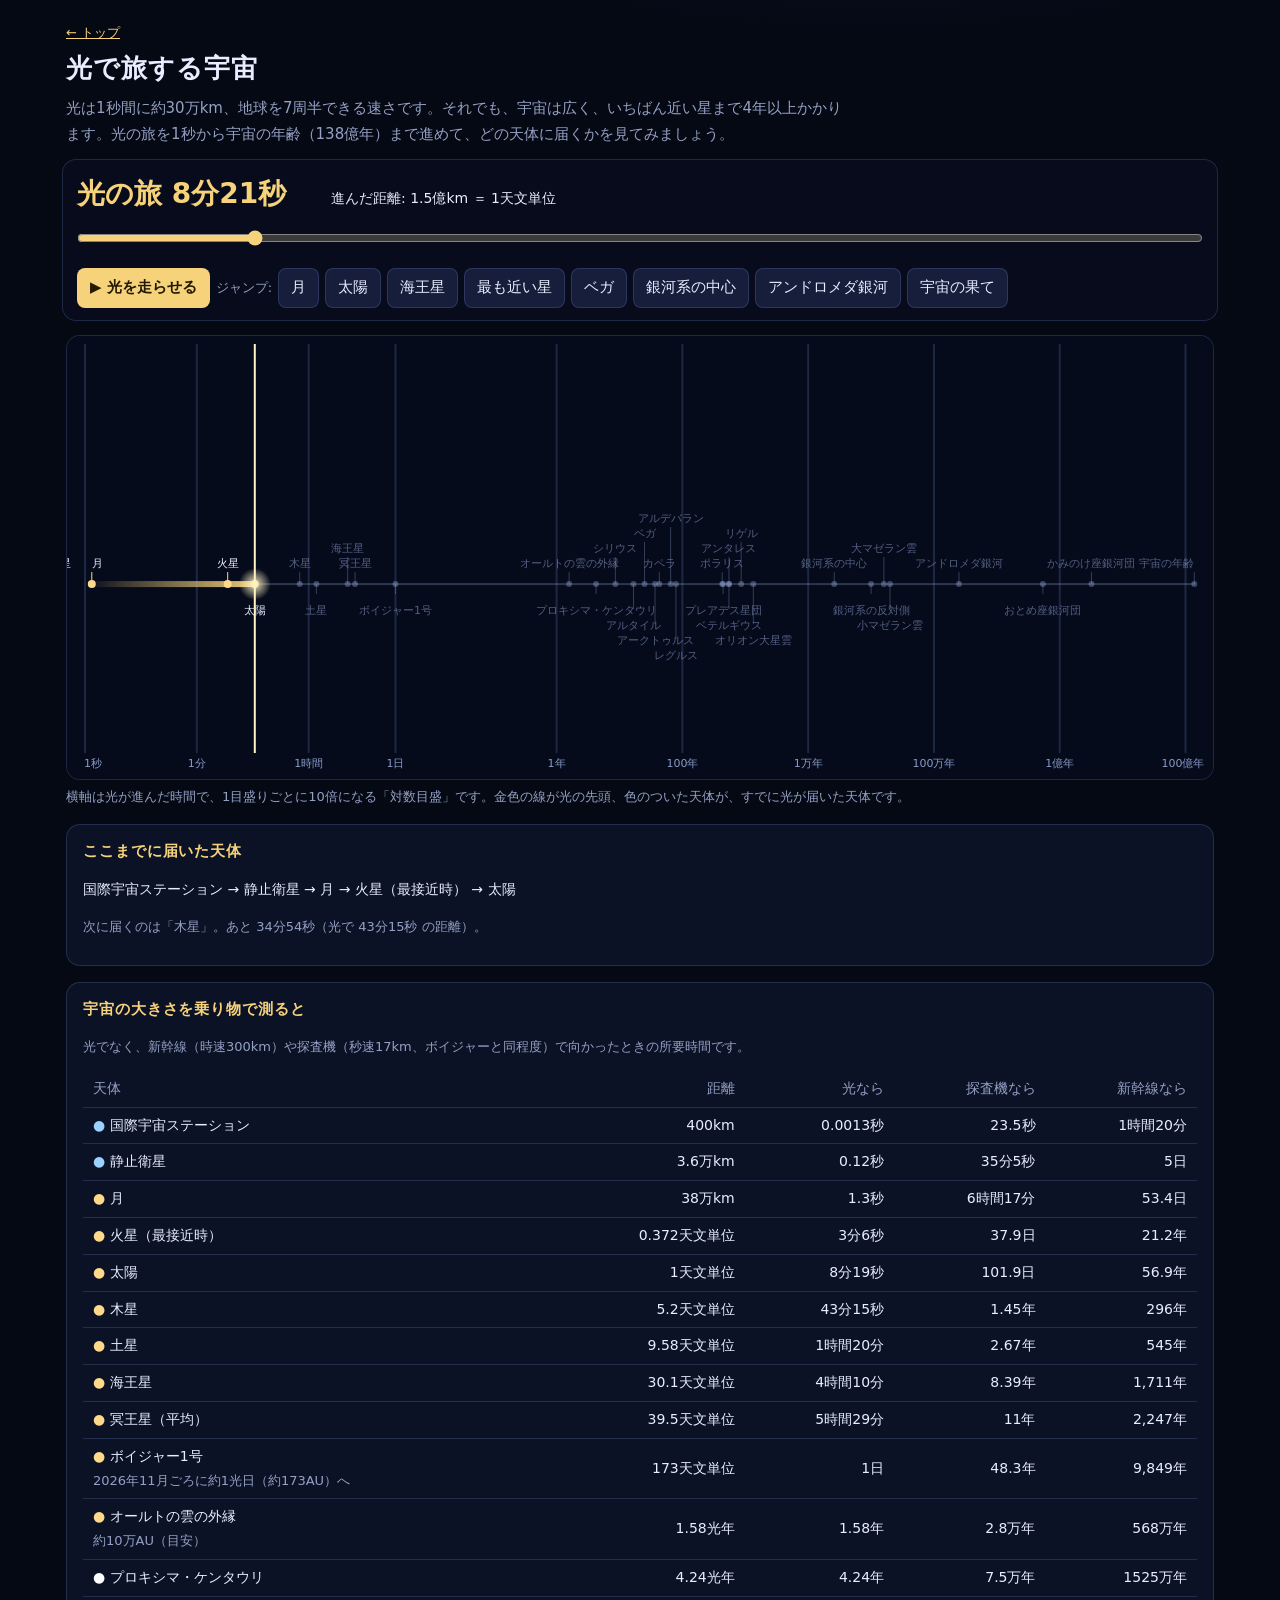
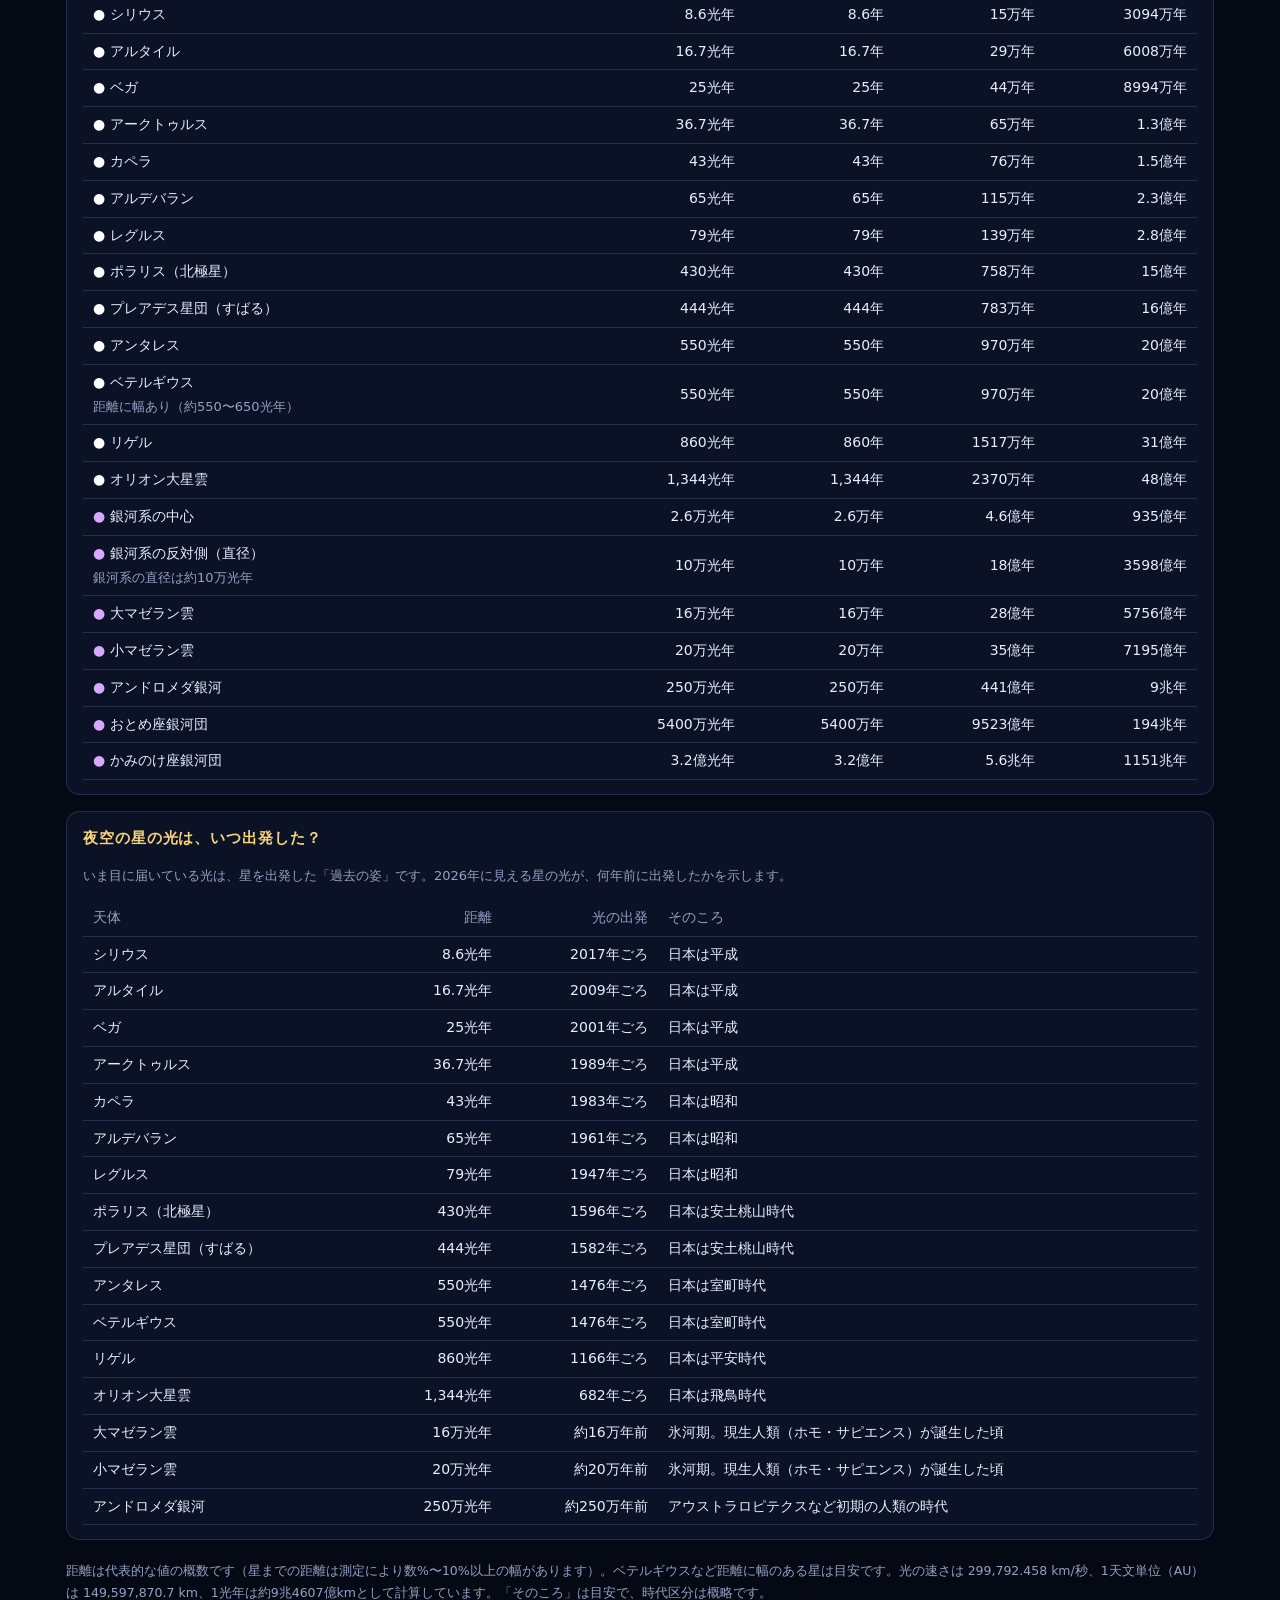
<file: scale.html>
<!doctype html>
<html lang="ja">
<head>
  <meta charset="utf-8">
  <meta name="viewport" content="width=device-width, initial-scale=1, viewport-fit=cover">
  <meta name="theme-color" content="#050914">
  <link rel="manifest" href="manifest.webmanifest">
  <meta name="mobile-web-app-capable" content="yes">
  <meta name="apple-mobile-web-app-capable" content="yes">
  <meta name="apple-mobile-web-app-title" content="星空ラボ">
  <meta name="apple-mobile-web-app-status-bar-style" content="black-translucent">
  <link rel="apple-touch-icon" href="assets/icons/apple-touch-icon.png">
  <title>光で旅する宇宙｜月から宇宙の果てまで</title>
  <meta name="description" content="光の速さで進むと、月・太陽・惑星・星・銀河まで何秒、何年かかるか。夜空の星の光がいつ出発したものかも分かる、宇宙の大きさを体感するページ。">
  <link rel="icon" href="data:image/svg+xml,%3Csvg xmlns='http://www.w3.org/2000/svg' viewBox='0 0 32 32'%3E%3Crect width='32' height='32' rx='7' fill='%23050914'/%3E%3Cpath d='M4 16h24' stroke='%23f6d27a' stroke-width='2'/%3E%3Ccircle cx='22' cy='16' r='4' fill='%23fff'/%3E%3C/svg%3E">
  <link rel="stylesheet" href="css/pole.css?v=20261009a">
  <link rel="stylesheet" href="css/pages.css?v=20261009a">
</head>
<body>
  <header class="head">
    <p class="crumb"><a href="index.html">← トップ</a></p>
    <h1>光で旅する宇宙</h1>
    <p class="lead">光は1秒間に約30万km、地球を7周半できる速さです。それでも、宇宙は広く、いちばん近い星まで4年以上かかります。光の旅を1秒から宇宙の年齢（138億年）まで進めて、どの天体に届くかを見てみましょう。</p>
  </header>

  <section class="ctrl" aria-label="光の旅の操作">
    <div class="yearbox">
      <output id="elapsed" class="year" for="slider">—</output>
      <p id="dist" class="verdict"></p>
    </div>
    <input id="slider" type="range" min="0" max="1765" step="1" value="270" aria-label="光が進んだ時間（対数目盛）">
    <div class="row">
      <button id="play" type="button" class="accent" aria-pressed="false">▶ 光を走らせる</button>
      <span class="note">ジャンプ:</span>
      <span id="jumps" class="row" style="margin:0"></span>
    </div>
  </section>

  <section>
    <div class="plot" style="aspect-ratio: 16 / 6.2"><canvas id="cv" aria-label="光が進んだ時間と天体の位置（対数目盛）"></canvas></div>
    <p class="note" style="margin-top:6px">横軸は光が進んだ時間で、1目盛りごとに10倍になる「対数目盛」です。金色の線が光の先頭、色のついた天体が、すでに光が届いた天体です。</p>
  </section>

  <section class="card">
    <h2>ここまでに届いた天体</h2>
    <p id="reached" class="note" style="font-size:14px;color:var(--text)"></p>
    <p id="next" class="note"></p>
  </section>

  <section class="card">
    <h2>宇宙の大きさを乗り物で測ると</h2>
    <p class="note">光でなく、新幹線（時速300km）や探査機（秒速17km、ボイジャーと同程度）で向かったときの所要時間です。</p>
    <div class="tblwrap">
      <table class="tbl" id="tbl">
        <thead><tr><th>天体</th><th class="num">距離</th><th class="num">光なら</th><th class="num">探査機なら</th><th class="num">新幹線なら</th></tr></thead>
        <tbody></tbody>
      </table>
    </div>
  </section>

  <section class="card">
    <h2>夜空の星の光は、いつ出発した？</h2>
    <p class="note">いま目に届いている光は、星を出発した「過去の姿」です。<span id="thisYear"></span>に見える星の光が、何年前に出発したかを示します。</p>
    <div class="tblwrap">
      <table class="tbl" id="past">
        <thead><tr><th>天体</th><th class="num">距離</th><th class="num">光の出発</th><th>そのころ</th></tr></thead>
        <tbody></tbody>
      </table>
    </div>
  </section>

  <footer class="foot">
    <p>距離は代表的な値の概数です（星までの距離は測定により数%〜10%以上の幅があります）。ベテルギウスなど距離に幅のある星は目安です。光の速さは 299,792.458 km/秒、1天文単位（AU）は 149,597,870.7 km、1光年は約9兆4607億kmとして計算しています。「そのころ」は目安で、時代区分は概略です。</p>
  </footer>

  <script src="js/scale.js?v=20261009a"></script>
  <script src="js/nav.js?v=20261009a"></script>
</body>
</html>
</file>
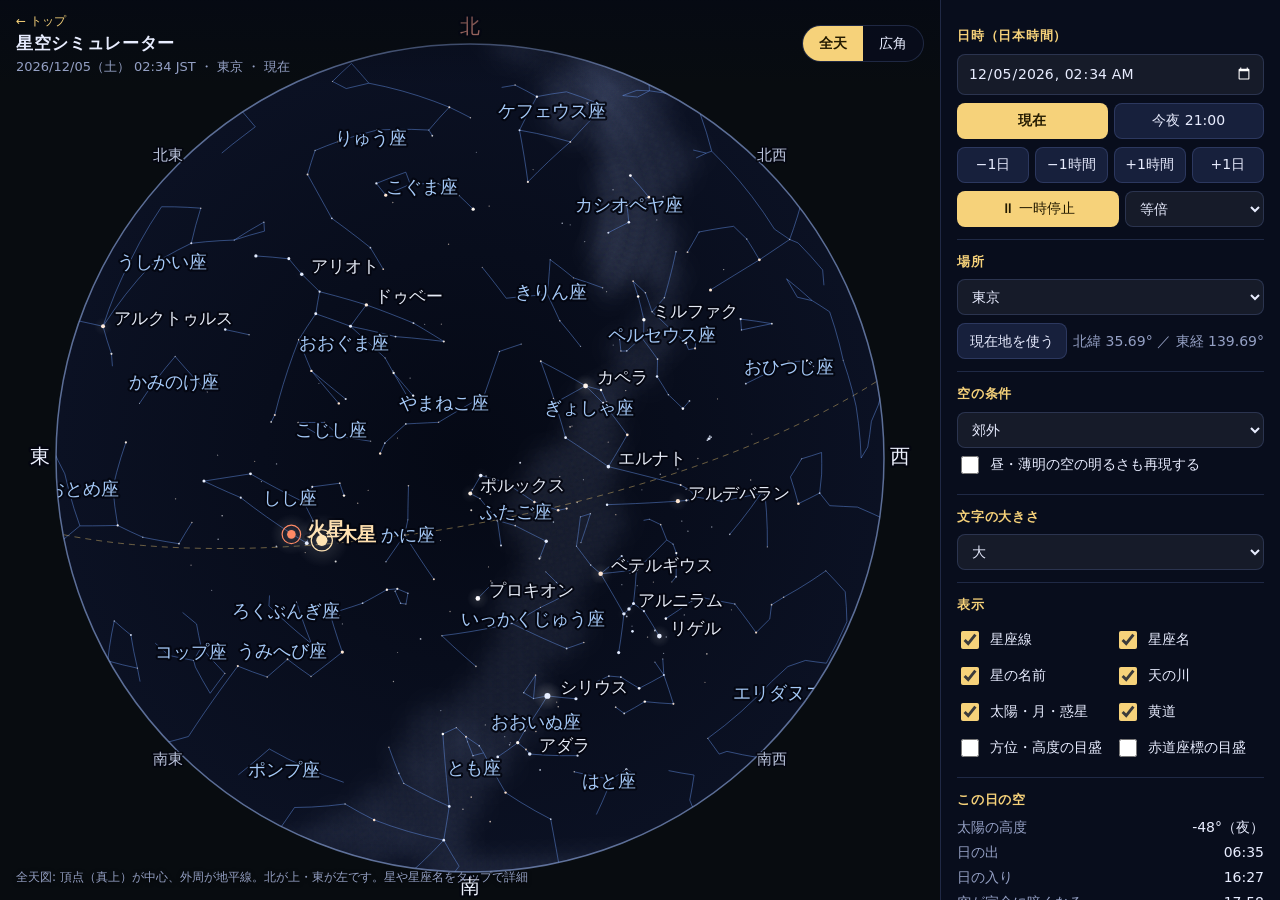
<file: sky.html>
<!doctype html>
<html lang="ja">
<head>
  <meta charset="utf-8">
  <meta name="viewport" content="width=device-width, initial-scale=1, maximum-scale=1, viewport-fit=cover">
  <meta name="theme-color" content="#050914">
  <link rel="manifest" href="manifest.webmanifest">
  <meta name="mobile-web-app-capable" content="yes">
  <meta name="apple-mobile-web-app-capable" content="yes">
  <meta name="apple-mobile-web-app-title" content="星空ラボ">
  <meta name="apple-mobile-web-app-status-bar-style" content="black-translucent">
  <link rel="apple-touch-icon" href="assets/icons/apple-touch-icon.png">
  <title>星空シミュレーター｜日本の夜空・星座</title>
  <meta name="description" content="今夜の星座や、日本各地で見える星空・惑星・月をブラウザで再現するシミュレーター。日時と場所を変えて星空を観察できます。">
  <link rel="icon" href="data:image/svg+xml,%3Csvg xmlns='http://www.w3.org/2000/svg' viewBox='0 0 32 32'%3E%3Crect width='32' height='32' rx='7' fill='%23050914'/%3E%3Cpath d='M16 5l2.9 7.1 7.6.6-5.8 5 1.8 7.4L16 21l-6.5 4.1 1.8-7.4-5.8-5 7.6-.6z' fill='%23f6d27a'/%3E%3C/svg%3E">
  <link rel="stylesheet" href="css/style.css?v=20261009a">
</head>
<body>
  <canvas id="sky" aria-label="星空の図"></canvas>

  <header class="topbar">
    <div class="brand">
      <a class="crumb" href="index.html">← トップ</a>
      <h1>星空シミュレーター</h1>
      <p id="whenLabel" class="when" aria-live="off"></p>
    </div>
    <div class="seg" role="group" aria-label="表示モード">
      <button id="modeDome" class="on" type="button">全天</button>
      <button id="modeView" type="button">広角</button>
    </div>
    <button id="sensorBtn" class="menu-btn sensor-btn" type="button" aria-pressed="false" hidden>📱 向きで見る</button>
    <button id="menuBtn" class="menu-btn" type="button" aria-controls="panel" aria-expanded="false">設定</button>
  </header>

  <div id="hint" class="hint"></div>
  <div id="sensorBar" class="sensor-bar" hidden role="group" aria-label="スマホの向きセンサーの操作">
    <span id="sensorStatus" class="sensor-status">センサーを開始しています…</span>
    <button id="trimL" type="button" aria-label="向きを左へ3度">◀ 3°</button>
    <button id="trimR" type="button" aria-label="向きを右へ3度">3° ▶</button>
    <button id="sensorStop" type="button" class="stop">終了</button>
  </div>
  <div id="toast" class="toast" role="status"></div>

  <div id="infoCard" class="info-card" hidden>
    <button id="infoClose" type="button" aria-label="閉じる">×</button>
    <div id="infoBody"></div>
  </div>

  <aside id="panel" class="panel" aria-label="設定と情報">
    <section>
      <h2>日時（日本時間）</h2>
      <input id="dt" type="datetime-local" step="60">
      <div class="row">
        <button id="btnNow" type="button" class="accent">現在</button>
        <button id="btnTonight" type="button">今夜 21:00</button>
      </div>
      <div class="row">
        <button data-step="-86400000" type="button">−1日</button>
        <button data-step="-3600000" type="button">−1時間</button>
        <button data-step="3600000" type="button">+1時間</button>
        <button data-step="86400000" type="button">+1日</button>
      </div>
      <div class="row">
        <button id="btnPlay" type="button" aria-pressed="false">▶ 再生</button>
        <label class="sel"><span class="vh">再生速度</span>
          <select id="speed">
            <option value="1">等倍</option>
            <option value="60">1分/秒</option>
            <option value="600" selected>10分/秒</option>
            <option value="3600">1時間/秒</option>
            <option value="86400">1日/秒</option>
          </select>
        </label>
      </div>
    </section>

    <section>
      <h2>場所</h2>
      <label class="sel"><span class="vh">観測地</span><select id="place"></select></label>
      <div class="row">
        <button id="btnGeo" type="button">現在地を使う</button>
        <span id="latlon" class="muted"></span>
      </div>
    </section>

    <section>
      <h2>空の条件</h2>
      <label class="sel"><span class="vh">空の暗さ</span>
        <select id="bortle">
          <option value="city">市街地（明るい星だけ）</option>
          <option value="sub" selected>郊外</option>
          <option value="dark">山・離島など暗い場所</option>
        </select>
      </label>
      <label class="chk"><input type="checkbox" id="o_realSky"> 昼・薄明の空の明るさも再現する</label>
    </section>

    <section>
      <h2>文字の大きさ</h2>
      <label class="sel"><span class="vh">星座名・星の名前の文字の大きさ</span>
        <select id="textSize">
          <option value="1">標準</option>
          <option value="1.25" selected>大</option>
          <option value="1.5">特大</option>
          <option value="1.9">最大</option>
        </select>
      </label>
    </section>

    <section>
      <h2>表示</h2>
      <div class="chks">
        <label class="chk"><input type="checkbox" id="o_lines" checked> 星座線</label>
        <label class="chk"><input type="checkbox" id="o_conNames" checked> 星座名</label>
        <label class="chk"><input type="checkbox" id="o_starNames" checked> 星の名前</label>
        <label class="chk"><input type="checkbox" id="o_milky" checked> 天の川</label>
        <label class="chk"><input type="checkbox" id="o_bodies" checked> 太陽・月・惑星</label>
        <label class="chk"><input type="checkbox" id="o_ecl" checked> 黄道</label>
        <label class="chk"><input type="checkbox" id="o_altaz"> 方位・高度の目盛</label>
        <label class="chk"><input type="checkbox" id="o_equ"> 赤道座標の目盛</label>
      </div>
    </section>

    <section>
      <h2>この日の空</h2>
      <dl id="sunInfo" class="kv"></dl>
    </section>

    <section>
      <h2>月・惑星</h2>
      <ul id="bodyList" class="bodies"></ul>
    </section>

    <section>
      <h2>いま見える星座</h2>
      <p class="muted small">タップすると、その星座を中央に表示します。</p>
      <div id="conList" class="chips"></div>
    </section>

    <section>
      <h2>ほかのページ</h2>
      <p class="small"><a href="index.html">トップページ</a> ／ <a href="pole-star.html">北極星の移り変わり</a> ／ <a href="planets.html">惑星の位置図</a> ／ <a href="retro.html">惑星の動きと逆行</a> ／ <a href="moon.html">月の満ち欠け</a> ／ <a href="sun.html">太陽の動き</a> ／ <a href="meteor.html">流星群</a> ／ <a href="scale.html">光で旅する宇宙</a> ／ <a href="universe.html">宇宙のはじまり</a></p>
    </section>

    <footer>
      <p>星表・星座線・天の川の輪郭: <a href="https://github.com/ofrohn/d3-celestial" target="_blank" rel="noopener">d3-celestial</a>（BSD-3-Clause）。
      惑星・月の位置は簡易計算式による概算です（肉眼観察用途では実用上十分な精度）。</p>
    </footer>
  </aside>

  <noscript><p class="noscript">このページの表示には JavaScript が必要です。</p></noscript>

  <script src="data/sky-data.js?v=20261009a"></script>
  <script src="js/astro.js?v=20261009a"></script>
  <script src="js/sensor.js?v=20261009a"></script>
  <script src="js/app.js?v=20261009a"></script>
  <script src="js/nav.js?v=20261009a"></script>
</body>
</html>
</file>
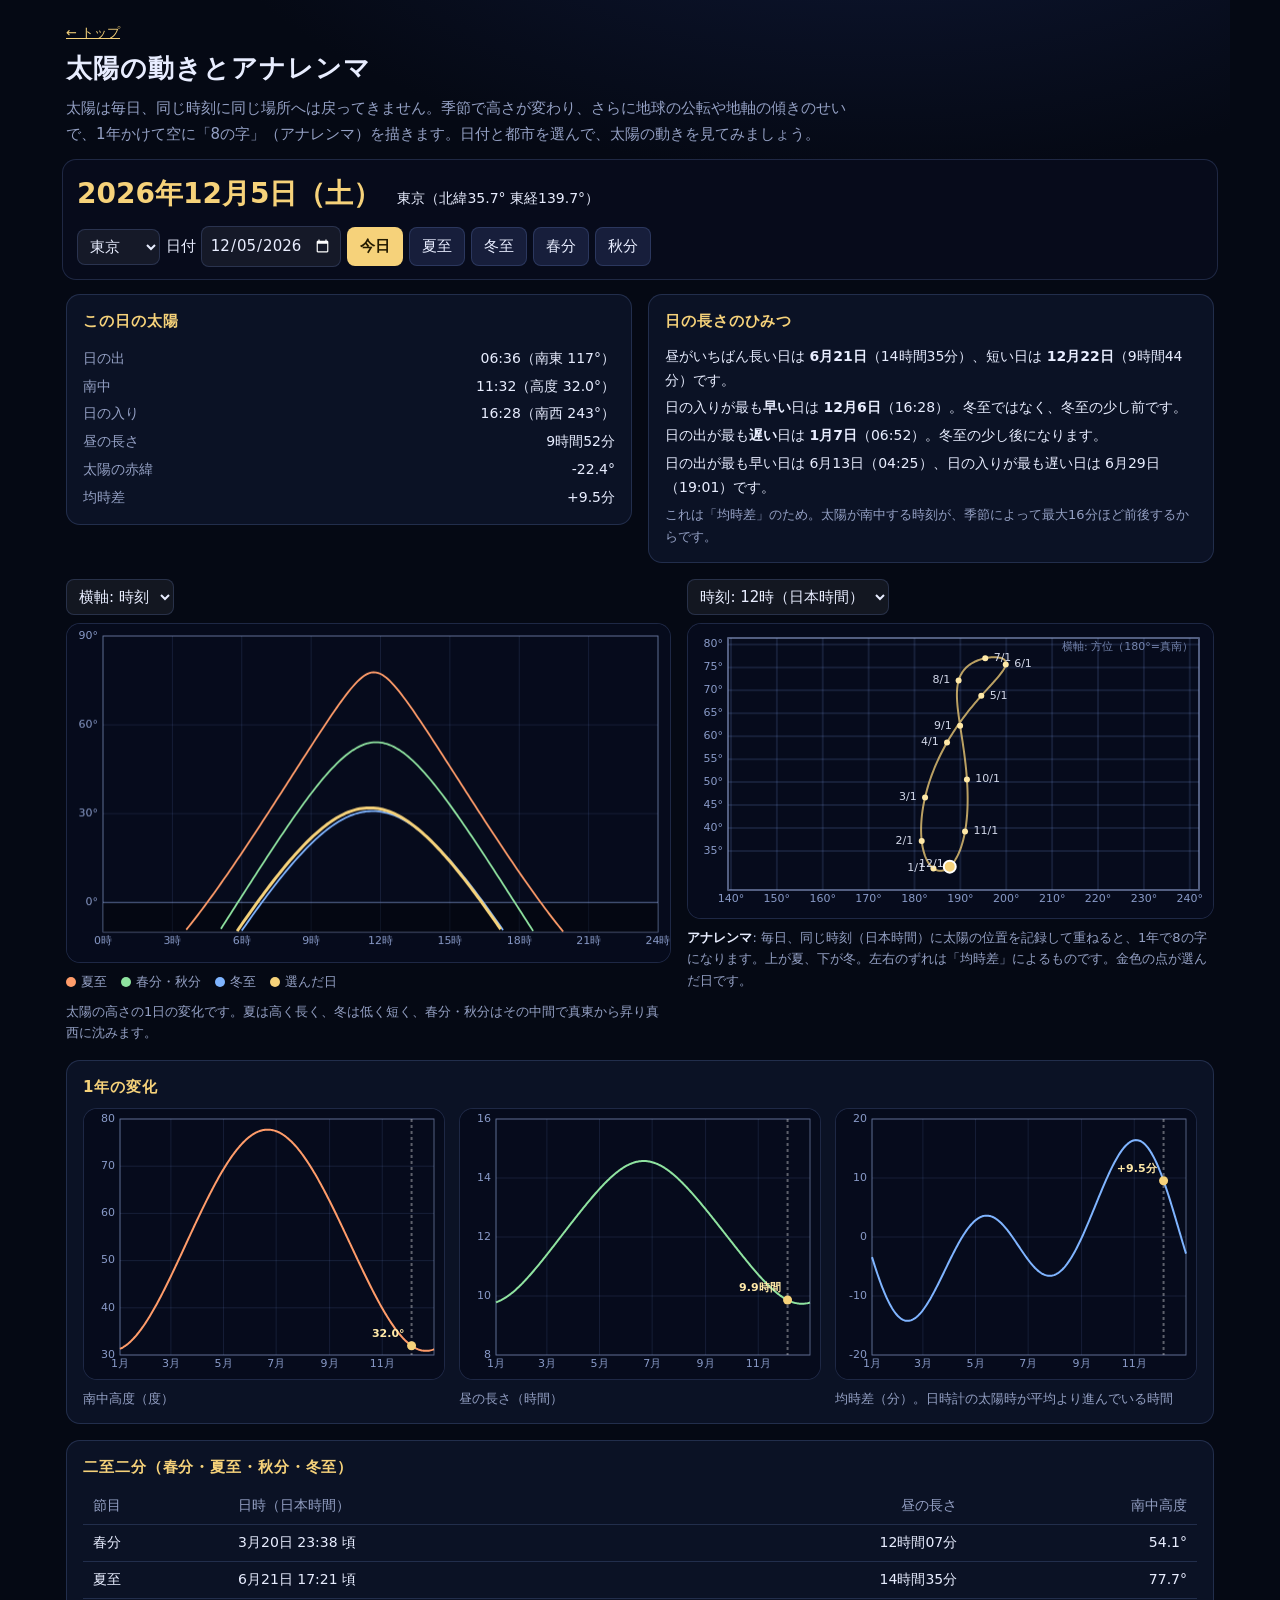
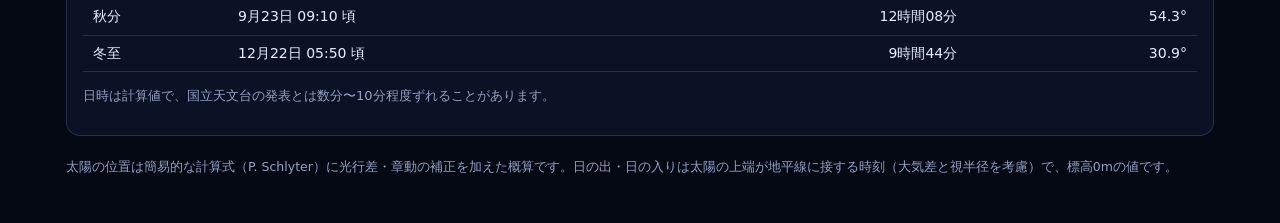
<file: sun.html>
<!doctype html>
<html lang="ja">
<head>
  <meta charset="utf-8">
  <meta name="viewport" content="width=device-width, initial-scale=1, viewport-fit=cover">
  <meta name="theme-color" content="#050914">
  <link rel="manifest" href="manifest.webmanifest">
  <meta name="mobile-web-app-capable" content="yes">
  <meta name="apple-mobile-web-app-capable" content="yes">
  <meta name="apple-mobile-web-app-title" content="星空ラボ">
  <meta name="apple-mobile-web-app-status-bar-style" content="black-translucent">
  <link rel="apple-touch-icon" href="assets/icons/apple-touch-icon.png">
  <title>太陽の動きとアナレンマ｜日の出・日の入り・南中高度</title>
  <meta name="description" content="太陽の通り道、日の出入りと昼の長さ、南中高度、均時差、8の字を描くアナレンマ、夏至・冬至の時刻を日本の都市ごとに確認できます。">
  <link rel="icon" href="data:image/svg+xml,%3Csvg xmlns='http://www.w3.org/2000/svg' viewBox='0 0 32 32'%3E%3Crect width='32' height='32' rx='7' fill='%23050914'/%3E%3Ccircle cx='16' cy='16' r='6' fill='%23f6d27a'/%3E%3Cpath d='M16 3v4M16 25v4M3 16h4M25 16h4M7 7l3 3M22 22l3 3M7 25l3-3M22 10l3-3' stroke='%23f6d27a' stroke-width='2'/%3E%3C/svg%3E">
  <link rel="stylesheet" href="css/pole.css?v=20261009a">
  <link rel="stylesheet" href="css/pages.css?v=20261009a">
</head>
<body>
  <header class="head">
    <p class="crumb"><a href="index.html">← トップ</a></p>
    <h1>太陽の動きとアナレンマ</h1>
    <p class="lead">太陽は毎日、同じ時刻に同じ場所へは戻ってきません。季節で高さが変わり、さらに地球の公転や地軸の傾きのせいで、1年かけて空に「8の字」（アナレンマ）を描きます。日付と都市を選んで、太陽の動きを見てみましょう。</p>
  </header>

  <section class="ctrl" aria-label="都市と日付">
    <div class="yearbox">
      <output id="title" class="year" for="date">—</output>
      <p id="sub" class="verdict"></p>
    </div>
    <div class="row">
      <label class="sel"><span class="vh">観測地</span>
        <select id="place">
          <option value="45.4155,141.673,稚内">稚内</option>
          <option value="43.0621,141.3544,札幌">札幌</option>
          <option value="38.2682,140.8694,仙台">仙台</option>
          <option value="35.6895,139.6917,東京" selected>東京</option>
          <option value="34.6937,135.5023,大阪">大阪</option>
          <option value="33.5902,130.4017,福岡">福岡</option>
          <option value="26.2124,127.6809,那覇">那覇</option>
          <option value="24.3448,124.1572,石垣島">石垣島</option>
        </select>
      </label>
      <label class="sel">日付 <input id="date" type="date" min="1900-01-01" max="2100-12-31"></label>
      <button type="button" id="today" class="accent">今日</button>
      <button type="button" data-d="solstice-s">夏至</button>
      <button type="button" data-d="solstice-w">冬至</button>
      <button type="button" data-d="equinox-s">春分</button>
      <button type="button" data-d="equinox-a">秋分</button>
    </div>
  </section>

  <main class="page-grid" style="grid-template-columns: minmax(0,1fr) minmax(0,1fr)">
    <section class="card" style="margin-top:0">
      <h2>この日の太陽</h2>
      <dl id="kv" class="kv2"></dl>
    </section>
    <section class="card" style="margin-top:0">
      <h2>日の長さのひみつ</h2>
      <ul id="insight" class="where" style="grid-template-columns:1fr"></ul>
    </section>
  </main>

  <main class="page-grid" style="margin-top:16px">
    <figure style="margin:0">
      <div class="row" style="margin:0 0 8px">
        <label class="sel"><span class="vh">横軸</span>
          <select id="axis"><option value="time">横軸: 時刻</option><option value="az">横軸: 方位</option></select>
        </label>
      </div>
      <div class="plot wide"><canvas id="cvPath" aria-label="太陽の通り道のグラフ"></canvas></div>
      <p class="legend" id="legPath"></p>
      <figcaption class="note">太陽の高さの1日の変化です。夏は高く長く、冬は低く短く、春分・秋分はその中間で真東から昇り真西に沈みます。</figcaption>
    </figure>
    <figure style="margin:0">
      <div class="row" style="margin:0 0 8px">
        <label class="sel"><span class="vh">時刻</span>
          <select id="atime"></select>
        </label>
      </div>
      <div class="plot wide"><canvas id="cvAna" aria-label="アナレンマ"></canvas></div>
      <figcaption class="note"><b>アナレンマ</b>: 毎日、同じ時刻（日本時間）に太陽の位置を記録して重ねると、1年で8の字になります。上が夏、下が冬。左右のずれは「均時差」によるものです。金色の点が選んだ日です。</figcaption>
    </figure>
  </main>

  <section class="card">
    <h2>1年の変化</h2>
    <div class="trio">
      <figure style="margin:0"><div class="plot" style="aspect-ratio:4/3"><canvas id="cvAlt"></canvas></div><figcaption class="note">南中高度（度）</figcaption></figure>
      <figure style="margin:0"><div class="plot" style="aspect-ratio:4/3"><canvas id="cvLen"></canvas></div><figcaption class="note">昼の長さ（時間）</figcaption></figure>
      <figure style="margin:0"><div class="plot" style="aspect-ratio:4/3"><canvas id="cvEot"></canvas></div><figcaption class="note">均時差（分）。日時計の太陽時が平均より進んでいる時間</figcaption></figure>
    </div>
  </section>

  <section class="card">
    <h2>二至二分（春分・夏至・秋分・冬至）</h2>
    <div class="tblwrap">
      <table class="tbl"><thead><tr><th>節目</th><th>日時（日本時間）</th><th class="num">昼の長さ</th><th class="num">南中高度</th></tr></thead><tbody id="terms"></tbody></table>
    </div>
    <p class="note">日時は計算値で、国立天文台の発表とは数分〜10分程度ずれることがあります。</p>
  </section>

  <footer class="foot">
    <p>太陽の位置は簡易的な計算式（P. Schlyter）に光行差・章動の補正を加えた概算です。日の出・日の入りは太陽の上端が地平線に接する時刻（大気差と視半径を考慮）で、標高0mの値です。</p>
  </footer>

  <script src="js/astro.js?v=20261009a"></script>
  <script src="js/sun.js?v=20261009a"></script>
  <script src="js/nav.js?v=20261009a"></script>
</body>
</html>
</file>
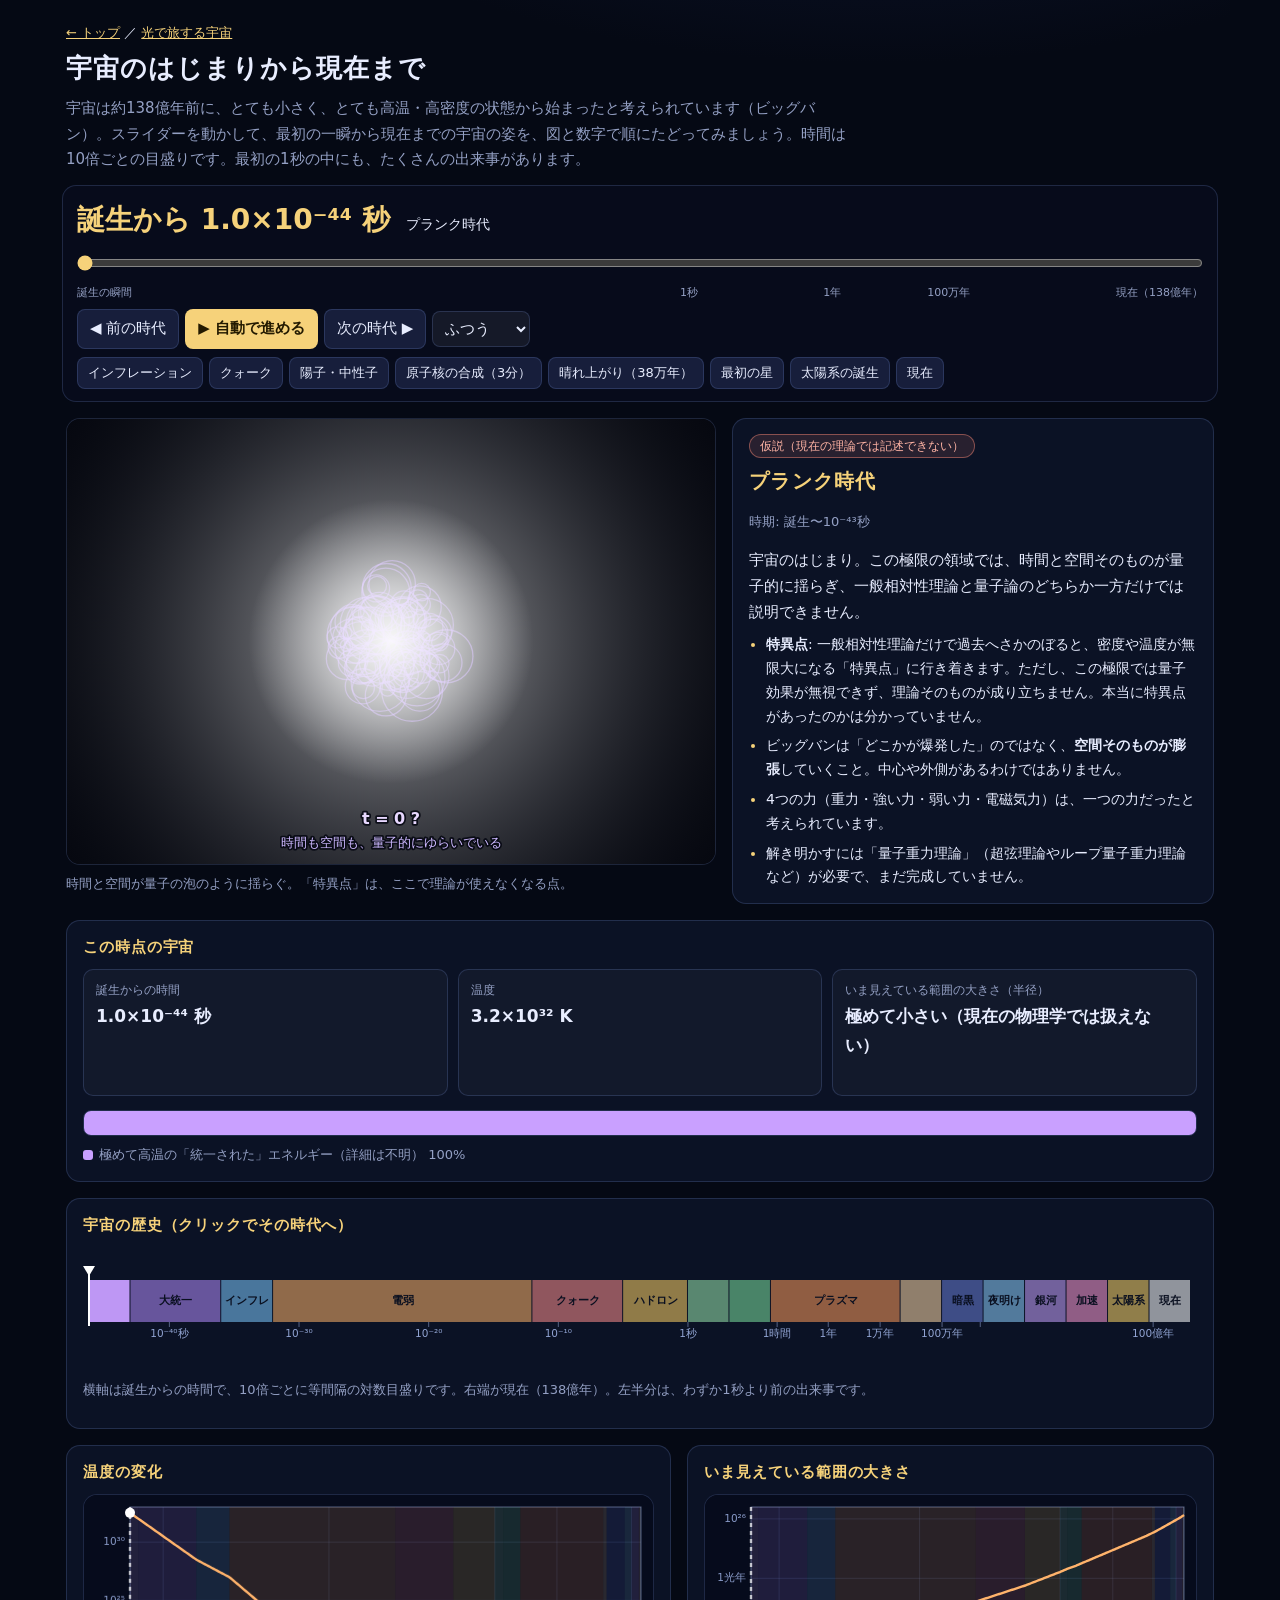
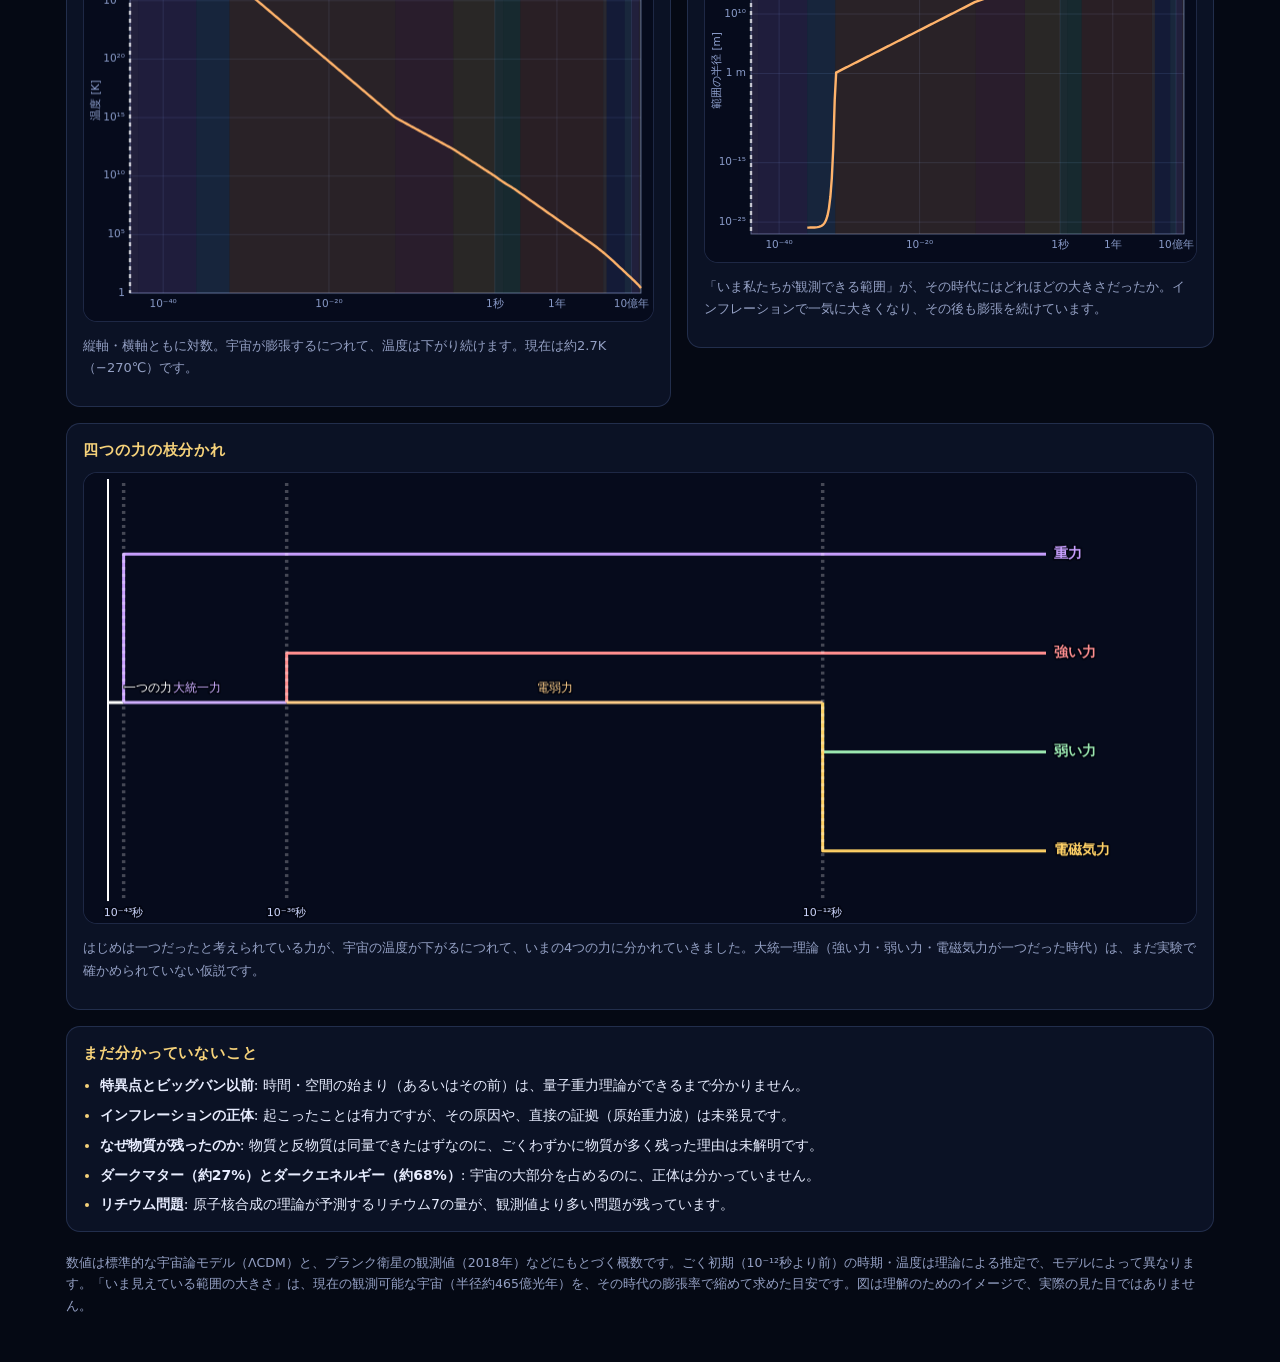
<file: universe.html>
<!doctype html>
<html lang="ja">
<head>
  <meta charset="utf-8">
  <meta name="viewport" content="width=device-width, initial-scale=1, viewport-fit=cover">
  <meta name="theme-color" content="#050914">
  <meta name="apple-mobile-web-app-capable" content="yes">
  <meta name="mobile-web-app-capable" content="yes">
  <meta name="apple-mobile-web-app-title" content="星空ラボ">
  <meta name="apple-mobile-web-app-status-bar-style" content="black-translucent">
  <link rel="manifest" href="manifest.webmanifest">
  <link rel="apple-touch-icon" href="assets/icons/apple-touch-icon.png">
  <title>宇宙のはじまりから現在まで｜138億年をスライダーでたどる</title>
  <meta name="description" content="特異点（ビッグバン）から、インフレーション、元素の誕生、宇宙の晴れ上がり、最初の星、銀河、太陽系、現在の宇宙まで。138億年の歴史を、スライダーを動かしながら図で確かめられます。">
  <link rel="icon" href="data:image/svg+xml,%3Csvg xmlns='http://www.w3.org/2000/svg' viewBox='0 0 32 32'%3E%3Crect width='32' height='32' rx='7' fill='%23050914'/%3E%3Ccircle cx='16' cy='16' r='3' fill='%23fff'/%3E%3Ccircle cx='16' cy='16' r='8' fill='none' stroke='%23f6d27a' stroke-width='1.5'/%3E%3Ccircle cx='16' cy='16' r='13' fill='none' stroke='%2394a0c4' stroke-width='1' stroke-dasharray='2 2'/%3E%3C/svg%3E">
  <link rel="stylesheet" href="css/pole.css?v=20261101a">
  <link rel="stylesheet" href="css/pages.css?v=20261101a">
  <link rel="stylesheet" href="css/universe.css?v=20261101a">
</head>
<body>
  <header class="head">
    <p class="crumb"><a href="index.html">← トップ</a> ／ <a href="scale.html">光で旅する宇宙</a></p>
    <h1>宇宙のはじまりから現在まで</h1>
    <p class="lead">宇宙は約138億年前に、とても小さく、とても高温・高密度の状態から始まったと考えられています（ビッグバン）。スライダーを動かして、最初の一瞬から現在までの宇宙の姿を、図と数字で順にたどってみましょう。時間は10倍ごとの目盛りです。最初の1秒の中にも、たくさんの出来事があります。</p>
  </header>

  <section class="ctrl" aria-label="時間の操作">
    <div class="yearbox">
      <output id="timeLabel" class="year" for="slider">—</output>
      <p id="epochLabel" class="verdict"></p>
    </div>
    <input id="slider" type="range" min="0" max="1000" step="1" value="0" aria-label="宇宙の誕生からの時間（10倍ごとの目盛り）">
    <div class="scale" aria-hidden="true"><span>誕生の瞬間</span><span>1秒</span><span>1年</span><span>100万年</span><span>138億年（現在）</span></div>
    <div class="row">
      <button id="prev" type="button">◀ 前の時代</button>
      <button id="play" type="button" class="accent" aria-pressed="false">▶ 自動で進める</button>
      <button id="next" type="button">次の時代 ▶</button>
      <label class="sel"><span class="vh">進む速さ</span>
        <select id="speed">
          <option value="12">ゆっくり</option>
          <option value="24" selected>ふつう</option>
          <option value="48">はやい</option>
        </select>
      </label>
    </div>
    <div class="row jumps" id="jumps" aria-label="おもな時点へジャンプ"></div>
  </section>

  <main class="page-grid" style="grid-template-columns: minmax(0,1.35fr) minmax(0,1fr); margin-top:16px">
    <figure style="margin:0">
      <div class="plot illu"><canvas id="cvIllu" aria-label="この時代の宇宙の図"></canvas></div>
      <figcaption id="illuCap" class="note"></figcaption>
    </figure>
    <section class="card" style="margin-top:0" id="info">
      <p class="cert" id="cert"></p>
      <h2 id="eName">—</h2>
      <p id="eRange" class="muted small"></p>
      <p id="eSummary" class="esum"></p>
      <ul id="eBullets" class="ebul"></ul>
    </section>
  </main>

  <section class="card">
    <h2>この時点の宇宙</h2>
    <div class="stats" id="stats"></div>
    <div class="comp" aria-label="宇宙のエネルギーの内訳">
      <div class="compbar" id="compbar"></div>
      <div class="complegend" id="complegend"></div>
    </div>
  </section>

  <section class="card">
    <h2>宇宙の歴史（クリックでその時代へ）</h2>
    <canvas id="cvLine" class="timeline" style="height:120px" aria-label="宇宙の歴史の年表"></canvas>
    <p class="note small">横軸は誕生からの時間で、10倍ごとに等間隔の対数目盛りです。右端が現在（138億年）。左半分は、わずか1秒より前の出来事です。</p>
  </section>

  <section class="page-grid" style="margin-top:16px">
    <div class="card" style="margin-top:0">
      <h2>温度の変化</h2>
      <div class="plot" style="aspect-ratio:4/3"><canvas id="cvT" aria-label="宇宙の温度の変化のグラフ"></canvas></div>
      <p class="note small">縦軸・横軸ともに対数。宇宙が膨張するにつれて、温度は下がり続けます。現在は約2.7K（−270℃）です。</p>
    </div>
    <div class="card" style="margin-top:0">
      <h2>いま見えている範囲の大きさ</h2>
      <div class="plot" style="aspect-ratio:4/3"><canvas id="cvR" aria-label="現在観測できる範囲の大きさの変化のグラフ"></canvas></div>
      <p class="note small">「いま私たちが観測できる範囲」が、その時代にはどれほどの大きさだったか。インフレーションで一気に大きくなり、その後も膨張を続けています。</p>
    </div>
  </section>

  <section class="card">
    <h2>四つの力の枝分かれ</h2>
    <div class="plot" style="aspect-ratio:16/6.5"><canvas id="cvTree" aria-label="力の分岐の図"></canvas></div>
    <p class="note small">はじめは一つだったと考えられている力が、宇宙の温度が下がるにつれて、いまの4つの力に分かれていきました。大統一理論（強い力・弱い力・電磁気力が一つだった時代）は、まだ実験で確かめられていない仮説です。</p>
  </section>

  <section class="card">
    <h2>まだ分かっていないこと</h2>
    <ul class="ebul">
      <li><b>特異点とビッグバン以前</b>: 時間・空間の始まり（あるいはその前）は、量子重力理論ができるまで分かりません。</li>
      <li><b>インフレーションの正体</b>: 起こったことは有力ですが、その原因や、直接の証拠（原始重力波）は未発見です。</li>
      <li><b>なぜ物質が残ったのか</b>: 物質と反物質は同量できたはずなのに、ごくわずかに物質が多く残った理由は未解明です。</li>
      <li><b>ダークマター（約27%）とダークエネルギー（約68%）</b>: 宇宙の大部分を占めるのに、正体は分かっていません。</li>
      <li><b>リチウム問題</b>: 原子核合成の理論が予測するリチウム7の量が、観測値より多い問題が残っています。</li>
    </ul>
  </section>

  <footer class="foot">
    <p>数値は標準的な宇宙論モデル（ΛCDM）と、プランク衛星の観測値（2018年）などにもとづく概数です。ごく初期（10⁻¹²秒より前）の時期・温度は理論による推定で、モデルによって異なります。「いま見えている範囲の大きさ」は、現在の観測可能な宇宙（半径約465億光年）を、その時代の膨張率で縮めて求めた目安です。図は理解のためのイメージで、実際の見た目ではありません。</p>
  </footer>

  <script src="js/universe.js?v=20261101a"></script>
  <script src="js/nav.js?v=20261101a"></script>
</body>
</html>
</file>
<file: css/top.css>
:root {
  --bg: #050914;
  --card: rgba(14, 20, 40, 0.85);
  --line: rgba(140, 170, 255, 0.2);
  --text: #e8edff;
  --muted: #94a0c4;
  --accent: #f6d27a;
  --font: system-ui, -apple-system, "Hiragino Sans", "Hiragino Kaku Gothic ProN", "Noto Sans JP", Meiryo, sans-serif;
}

/* ダブルタップで画面が拡大されないようにする（連打するボタンで特に起きる）。キャンバスは独自の操作のため none のまま */
html, body, button, select, input, label, .topbar, .panel, .sensor-bar, .info-card, .toast { touch-action: manipulation; }
button, .sensor-bar, .topbar { -webkit-tap-highlight-color: transparent; -webkit-user-select: none; user-select: none; -webkit-touch-callout: none; }
/* iPhone は 16px 未満の入力欄に触れると画面を自動で拡大するため、タッチ端末では 16px にする */
@media (pointer: coarse) { input, select, textarea { font-size: 16px; } }

* { box-sizing: border-box; }
html { background: radial-gradient(1100px 560px at 75% -10%, #14204a 0%, transparent 62%), var(--bg); background-attachment: fixed; -webkit-text-size-adjust: 100%; }
body {
  margin: 0 auto;
  max-width: 1100px;
  min-height: 100vh;
  padding: calc(32px + env(safe-area-inset-top)) 16px calc(32px + env(safe-area-inset-bottom));
  color: var(--text);
  font: 15px/1.7 var(--font);
}
a { color: var(--accent); }
.hero { text-align: center; padding: 20px 0 28px; }
.hero h1 { margin: 0 0 10px; font-size: 34px; letter-spacing: 0.1em; }
.hero p { margin: 0 auto; max-width: 36em; color: var(--muted); }

.cards { display: grid; grid-template-columns: repeat(auto-fit, minmax(300px, 1fr)); gap: 20px; }
.card {
  display: flex;
  flex-direction: column;
  color: inherit;
  text-decoration: none;
  background: var(--card);
  border: 1px solid var(--line);
  border-radius: 16px;
  overflow: hidden;
  transition: transform 0.18s ease, border-color 0.18s ease;
}
.card:hover { transform: translateY(-3px); border-color: var(--accent); }
.card:focus-visible { outline: 2px solid var(--accent); outline-offset: 3px; }
.card img { display: block; width: 100%; height: auto; aspect-ratio: 25 / 16; object-fit: cover; background: #060b1c; border-bottom: 1px solid var(--line); }
.body { display: flex; flex-direction: column; flex: 1; padding: 16px 18px 18px; }
.body h2 { margin: 0 0 6px; font-size: 20px; color: var(--accent); letter-spacing: 0.04em; }
.body p { margin: 0 0 10px; color: var(--text); }
.body ul { margin: 0 0 14px; padding-left: 1.2em; color: var(--muted); font-size: 14px; }
.go { margin-top: auto; align-self: flex-start; padding: 8px 18px; border-radius: 999px; background: var(--accent); color: #231a00; font-weight: 700; }

.foot { margin-top: 28px; text-align: center; color: var(--muted); font-size: 12.5px; }
.foot p { margin: 0; }

@media (max-width: 640px) {
  .hero h1 { font-size: 28px; }
  body { padding-top: 20px; }
}
@media (prefers-reduced-motion: reduce) { .card { transition: none; } }
</file>
<file: css/pole.css>
:root {
  --bg: #050914;
  --card: rgba(14, 20, 40, 0.85);
  --line: rgba(140, 170, 255, 0.18);
  --text: #e8edff;
  --muted: #94a0c4;
  --accent: #f6d27a;
  --accent-ink: #231a00;
  --btn: rgba(120, 150, 255, 0.14);
  --btn-hover: rgba(120, 150, 255, 0.26);
  --font: system-ui, -apple-system, "Hiragino Sans", "Hiragino Kaku Gothic ProN", "Noto Sans JP", Meiryo, sans-serif;
}

/* ダブルタップで画面が拡大されないようにする（連打するボタンで特に起きる）。キャンバスは独自の操作のため none のまま */
html, body, button, select, input, label, .topbar, .panel, .sensor-bar, .info-card, .toast { touch-action: manipulation; }
button, .sensor-bar, .topbar { -webkit-tap-highlight-color: transparent; -webkit-user-select: none; user-select: none; -webkit-touch-callout: none; }
/* iPhone は 16px 未満の入力欄に触れると画面を自動で拡大するため、タッチ端末では 16px にする */
@media (pointer: coarse) { input, select, textarea { font-size: 16px; } }


* { box-sizing: border-box; }
html { background: var(--bg); -webkit-text-size-adjust: 100%; }
body {
  margin: 0 auto;
  max-width: 1180px;
  padding: calc(14px + env(safe-area-inset-top)) 16px calc(40px + env(safe-area-inset-bottom));
  background: radial-gradient(1200px 600px at 70% -10%, #101a3a 0%, transparent 60%), var(--bg);
  color: var(--text);
  font: 15px/1.7 var(--font);
}
a { color: var(--accent); }
button, select, input { font: inherit; color: inherit; }
button:focus-visible, select:focus-visible, input:focus-visible, canvas:focus-visible { outline: 2px solid var(--accent); outline-offset: 2px; }
.vh { position: absolute; width: 1px; height: 1px; overflow: hidden; clip-path: inset(50%); white-space: nowrap; }
.muted { color: var(--muted); }
.small { font-size: 13px; }

.head { padding: 8px 0 12px; }
.crumb { margin: 0; font-size: 13px; }
.head h1 { margin: 2px 0 6px; font-size: 26px; letter-spacing: 0.04em; }
.lead { margin: 0; color: var(--muted); max-width: 52em; }

/* ---- 操作 ---- */
.ctrl {
  position: sticky;
  top: 0;
  z-index: 3;
  padding: 10px 14px 12px;
  margin: 0 -4px 14px;
  background: rgba(8, 12, 28, 0.94);
  -webkit-backdrop-filter: blur(10px);
  backdrop-filter: blur(10px);
  border: 1px solid var(--line);
  border-radius: 14px;
}
.yearbox { display: flex; align-items: baseline; gap: 16px; flex-wrap: wrap; }
.year { font-size: 28px; font-weight: 700; color: var(--accent); font-variant-numeric: tabular-nums; min-width: 8.5em; }
.verdict { margin: 0; flex: 1; min-width: 14em; font-size: 14px; line-height: 1.5; }
#year { width: 100%; margin: 6px 0 0; accent-color: var(--accent); height: 28px; }
.scale { display: flex; justify-content: space-between; color: var(--muted); font-size: 11px; margin-top: -2px; }
.row { display: flex; gap: 6px; flex-wrap: wrap; margin-top: 8px; align-items: center; }
.row button, .row .sel { flex: none; }
button {
  min-height: 36px;
  padding: 6px 12px;
  border: 1px solid var(--line);
  border-radius: 8px;
  background: var(--btn);
  cursor: pointer;
  white-space: nowrap;
}
button:hover { background: var(--btn-hover); }
button.accent, button[aria-pressed="true"] { background: var(--accent); color: var(--accent-ink); border-color: transparent; font-weight: 700; }
select {
  min-height: 36px;
  padding: 6px 8px;
  background: rgba(255, 255, 255, 0.06);
  border: 1px solid var(--line);
  border-radius: 8px;
  color-scheme: dark;
}
select option { background: #11172e; color: var(--text); }
.sel { display: inline-block; }
.sel.inline { display: inline-block; margin: 0 4px; }
.sel.inline select { min-height: 30px; padding: 2px 6px; }

/* ---- 図 ---- */
.grid { display: grid; grid-template-columns: 1fr 1fr; gap: 16px; margin: 0; }
figure { margin: 0; }
.cwrap { position: relative; aspect-ratio: 1 / 1; border: 1px solid var(--line); border-radius: 14px; overflow: hidden; background: #060b1c; }
.cwrap canvas { position: absolute; inset: 0; width: 100%; height: 100%; display: block; }
figcaption { margin-top: 8px; color: var(--muted); font-size: 13px; line-height: 1.65; }
figcaption b { color: var(--text); }

/* ---- カード ---- */
.card { margin-top: 16px; padding: 14px 16px; background: var(--card); border: 1px solid var(--line); border-radius: 14px; }
.card h2 { margin: 0 0 8px; font-size: 15px; color: var(--accent); letter-spacing: 0.06em; }
.near { list-style: none; margin: 0; padding: 0; display: grid; gap: 6px; }
.near li { display: grid; grid-template-columns: 1.6em 1fr auto; gap: 8px; align-items: baseline; }
.near .rank { color: var(--muted); }
.near .d { font-variant-numeric: tabular-nums; color: var(--accent); }
.near small { color: var(--muted); }
.timeline { width: 100%; height: 86px; display: block; cursor: pointer; touch-action: none; border-radius: 8px; }

.events { list-style: none; margin: 0; padding: 0; display: grid; gap: 8px; }
.events li button {
  width: 100%;
  display: grid;
  grid-template-columns: 9.5em 1fr;
  gap: 4px 14px;
  text-align: left;
  white-space: normal;
  padding: 10px 12px;
  line-height: 1.55;
}
.events .y { color: var(--accent); font-weight: 700; }
.events li button[aria-current="true"] { border-color: var(--accent); background: rgba(246, 210, 122, 0.12); }

.tblwrap { overflow-x: auto; }
.tbl { width: 100%; border-collapse: collapse; font-size: 14px; }
.tbl th, .tbl td { padding: 6px 10px; text-align: left; border-bottom: 1px solid var(--line); white-space: nowrap; }
.tbl th { color: var(--muted); font-weight: 500; }
.tbl tbody tr { cursor: pointer; }
.tbl tbody tr:hover { background: var(--btn); }
.tbl td:nth-child(n+3) { font-variant-numeric: tabular-nums; }

.foot { margin-top: 20px; color: var(--muted); font-size: 12.5px; }
.foot p { margin: 0 0 6px; }

@media (max-width: 800px) {
  body { font-size: 14.5px; padding-left: 12px; padding-right: 12px; }
  .grid { grid-template-columns: 1fr; }
  .head h1 { font-size: 22px; }
  .year { font-size: 22px; min-width: 0; }
  .events li button { grid-template-columns: 1fr; }
  .ctrl { margin: 0 -2px 12px; }
  .row button { padding: 6px 9px; font-size: 13px; }
}
</file>
<file: css/pages.css>
/* 追加ページ共通（pole.css と併用） */
.page-grid { display: grid; grid-template-columns: minmax(0, 1.15fr) minmax(0, 1fr); gap: 16px; align-items: start; }
.plot { position: relative; border: 1px solid var(--line); border-radius: 14px; overflow: hidden; background: #060b1c; }
.plot canvas { display: block; width: 100%; height: 100%; }
.plot.sq { aspect-ratio: 1 / 1; }
.plot.wide { aspect-ratio: 16 / 9; }
.legend { display: flex; flex-wrap: wrap; gap: 4px 14px; margin: 8px 0 0; color: var(--muted); font-size: 12.5px; }
.legend i { display: inline-block; width: 10px; height: 10px; border-radius: 50%; margin-right: 5px; vertical-align: -1px; }
.chk { display: inline-flex; align-items: center; gap: 6px; min-height: 34px; cursor: pointer; }
.chk input { width: 18px; height: 18px; accent-color: var(--accent); }
input[type="date"], input[type="number"] {
  min-height: 36px; padding: 6px 8px; background: rgba(255,255,255,0.06);
  border: 1px solid var(--line); border-radius: 8px; color-scheme: dark;
}
.tbl td.num, .tbl th.num { text-align: right; font-variant-numeric: tabular-nums; }
.tag { display: inline-block; padding: 1px 8px; border-radius: 999px; font-size: 12px; background: var(--btn); border: 1px solid var(--line); white-space: nowrap; }
.tag.good { background: rgba(120, 220, 160, 0.16); border-color: rgba(120, 220, 160, 0.5); color: #b6f2cd; }
.tag.mid { background: rgba(246, 210, 122, 0.14); border-color: rgba(246, 210, 122, 0.5); color: var(--accent); }
.tag.bad { background: rgba(255, 140, 120, 0.12); border-color: rgba(255, 140, 120, 0.45); color: #ffb3a4; }
.note { color: var(--muted); font-size: 13px; }
@media (max-width: 860px) { .page-grid { grid-template-columns: minmax(0, 1fr); } }
.where { list-style: none; margin: 10px 0 0; padding: 0; display: grid; gap: 4px; font-size: 14px; }
.where li { display: grid; grid-template-columns: 4em 1fr; gap: 8px; }
/* ---- 月のカレンダー ---- */
.cal { border: 1px solid var(--line); border-radius: 14px; overflow: hidden; background: var(--card); }
.dow, .cells { display: grid; grid-template-columns: repeat(7, minmax(0, 1fr)); }
.dow span { padding: 6px 4px; text-align: center; font-size: 12.5px; color: var(--muted); border-bottom: 1px solid var(--line); }
.dow .sun, .cell.sun .d { color: #ff9c8a; }
.dow .sat, .cell.sat .d { color: #8fc2ff; }
.cell {
  position: relative; min-height: 112px; padding: 4px 4px 6px; text-align: center; cursor: pointer;
  border: 0; border-right: 1px solid var(--line); border-bottom: 1px solid var(--line);
  border-radius: 0; background: transparent; white-space: normal; font-size: 11.5px; line-height: 1.35;
}
.cell:nth-child(7n) { border-right: 0; }
.cell:hover { background: var(--btn); }
.cell.empty { cursor: default; background: rgba(255,255,255,0.02); }
.cell.sel { outline: 2px solid var(--accent); outline-offset: -2px; background: rgba(246,210,122,0.1); }
.cell.today .d { background: var(--accent); color: var(--accent-ink); border-radius: 999px; padding: 0 7px; font-weight: 700; }
.cell .d { display: inline-block; font-size: 13px; }
.cell canvas { display: block; width: 36px; height: 36px; margin: 3px auto 2px; }
.cell .ev { display: block; margin-top: 2px; color: var(--accent); font-weight: 700; font-size: 11px; }
.cell .age, .cell .rs { display: block; color: var(--muted); font-variant-numeric: tabular-nums; }
.detail-top { display: flex; gap: 14px; align-items: center; }
.detail-top canvas { width: 84px; height: 84px; flex: none; }
.detail-top h3 { margin: 0; font-size: 20px; }
.kv2 { display: grid; grid-template-columns: auto 1fr; gap: 4px 14px; margin: 12px 0 0; font-size: 14px; }
.kv2 dt { color: var(--muted); } .kv2 dd { margin: 0; text-align: right; font-variant-numeric: tabular-nums; }
@media (max-width: 860px) {
  main.page-grid { grid-template-columns: minmax(0, 1fr) !important; }
  .cell { min-height: 78px; padding: 3px 1px 4px; font-size: 10px; }
  .cell canvas { width: 26px; height: 26px; }
  .cell .rs, .cell .age { font-size: 9.5px; }
  .cell .ev { font-size: 9.5px; }
}
.trio { display: grid; grid-template-columns: repeat(3, minmax(0, 1fr)); gap: 14px; }
@media (max-width: 860px) { .trio { grid-template-columns: 1fr; } }
/* ---- 流星群 ---- */
.mcards { display: grid; grid-template-columns: repeat(auto-fill, minmax(320px, 1fr)); gap: 14px; margin-top: 16px; }
.mc { padding: 14px 16px; background: var(--card); border: 1px solid var(--line); border-radius: 14px; }
.mc.next { border-color: var(--accent); box-shadow: 0 0 0 1px rgba(246,210,122,0.35); }
.mc h3 { margin: 0; font-size: 17px; display: flex; flex-wrap: wrap; gap: 4px 8px; align-items: baseline; }
.mc .date { color: var(--accent); font-size: 14px; font-weight: 600; }
.mc .stars { color: var(--accent); letter-spacing: 2px; }
.mc .moonrow { display: flex; gap: 10px; align-items: center; margin: 10px 0 6px; }
.mc .moonrow canvas { width: 38px; height: 38px; flex: none; }
.mc .moonrow p { margin: 0; font-size: 13px; line-height: 1.5; }
.mc dl { display: grid; grid-template-columns: auto 1fr; gap: 3px 12px; margin: 8px 0 0; font-size: 13px; }
.mc dt { color: var(--muted); } .mc dd { margin: 0; }
.mc .tip { margin: 8px 0 0; font-size: 13px; color: var(--muted); }
#slider { width: 100%; margin: 6px 0 0; accent-color: var(--accent); height: 28px; }
/* ---- 逆行ページ ---- */
.charts { display: grid; gap: 14px; }
.charts.multi { grid-template-columns: repeat(2, minmax(0, 1fr)); }
.charts .cc { position: relative; }
.charts .cc h3 { margin: 0 0 4px; font-size: 14px; }
.pchip { display: inline-flex; align-items: center; gap: 6px; min-height: 36px; padding: 4px 12px; border: 1px solid var(--line); border-radius: 999px; background: var(--btn); cursor: pointer; user-select: none; }
.pchip input { position: absolute; opacity: 0; pointer-events: none; }
.pchip i { width: 11px; height: 11px; border-radius: 50%; display: inline-block; }
.pchip:has(input:checked) { background: rgba(246,210,122,0.16); border-color: var(--accent); }
.pchip:has(input:focus-visible) { outline: 2px solid var(--accent); outline-offset: 2px; }
@media (max-width: 860px) { .charts.multi { grid-template-columns: minmax(0, 1fr); } main.page-grid { grid-template-columns: minmax(0, 1fr) !important; } }
</file>
<file: css/style.css>
:root {
  --bg: #050914;
  --panel: rgba(9, 14, 30, 0.9);
  --line: rgba(140, 170, 255, 0.18);
  --text: #e8edff;
  --muted: #94a0c4;
  --accent: #f6d27a;
  --accent-ink: #231a00;
  --btn: rgba(120, 150, 255, 0.14);
  --btn-hover: rgba(120, 150, 255, 0.26);
  --panel-w: 340px;
  --font: system-ui, -apple-system, "Hiragino Sans", "Hiragino Kaku Gothic ProN", "Noto Sans JP", Meiryo, sans-serif;
}

/* ダブルタップで画面が拡大されないようにする（連打するボタンで特に起きる）。キャンバスは独自の操作のため none のまま */
html, body, button, select, input, label, .topbar, .panel, .sensor-bar, .info-card, .toast { touch-action: manipulation; }
button, .sensor-bar, .topbar { -webkit-tap-highlight-color: transparent; -webkit-user-select: none; user-select: none; -webkit-touch-callout: none; }
/* iPhone は 16px 未満の入力欄に触れると画面を自動で拡大するため、タッチ端末では 16px にする */
@media (pointer: coarse) { input, select, textarea { font-size: 16px; } }


* { box-sizing: border-box; }

html, body {
  margin: 0;
  height: 100%;
  background: var(--bg);
  color: var(--text);
  font: 14px/1.5 var(--font);
  overflow: hidden;
  -webkit-text-size-adjust: 100%;
}

#sky {
  position: fixed;
  inset: 0;
  width: 100%;
  height: 100%;
  touch-action: none;
  cursor: grab;
  display: block;
}
#sky.dragging { cursor: grabbing; }

button, select, input { font: inherit; color: inherit; }
button:focus-visible, select:focus-visible, input:focus-visible { outline: 2px solid var(--accent); outline-offset: 2px; }

.vh { position: absolute; width: 1px; height: 1px; overflow: hidden; clip-path: inset(50%); white-space: nowrap; }

/* ---- トップバー ---- */
.topbar {
  position: fixed;
  top: 0; left: 0;
  right: var(--panel-w);
  display: flex;
  align-items: center;
  gap: 12px;
  padding: calc(10px + env(safe-area-inset-top)) 16px 10px;
  pointer-events: none;
  background: linear-gradient(to bottom, rgba(5, 9, 20, 0.7), transparent);
}
.topbar > * { pointer-events: auto; }
.brand { flex: 1; min-width: 0; }
.crumb { color: var(--accent); font-size: 12px; text-decoration: none; }
.crumb:hover { text-decoration: underline; }
.brand h1 { margin: 0; font-size: 17px; font-weight: 700; letter-spacing: 0.04em; }
.when { margin: 0; color: var(--muted); font-size: 13px; white-space: nowrap; overflow: hidden; text-overflow: ellipsis; }

.seg { display: inline-flex; border: 1px solid var(--line); border-radius: 999px; overflow: hidden; background: rgba(9, 14, 30, 0.7); }
.seg button { border: 0; background: transparent; padding: 7px 16px; cursor: pointer; }
.seg button.on { background: var(--accent); color: var(--accent-ink); font-weight: 700; }

.menu-btn { display: none; }

/* ---- パネル ---- */
.panel {
  position: fixed;
  top: 0; right: 0; bottom: 0;
  width: var(--panel-w);
  padding: calc(14px + env(safe-area-inset-top)) 16px calc(24px + env(safe-area-inset-bottom));
  background: var(--panel);
  -webkit-backdrop-filter: blur(10px);
  backdrop-filter: blur(10px);
  border-left: 1px solid var(--line);
  overflow-y: auto;
  overscroll-behavior: contain;
}
.panel section { padding: 12px 0; border-bottom: 1px solid var(--line); }
.panel h2 { margin: 0 0 8px; font-size: 13px; color: var(--accent); letter-spacing: 0.06em; }

.panel input[type="datetime-local"], .panel select {
  width: 100%;
  padding: 8px 10px;
  background: rgba(255, 255, 255, 0.06);
  border: 1px solid var(--line);
  border-radius: 8px;
  color-scheme: dark;
}
.panel select option { background: #11172e; color: var(--text); }
.sel { display: block; position: relative; flex: 1; }

.row { display: flex; gap: 6px; margin-top: 8px; align-items: center; flex-wrap: wrap; }
.row > button { flex: 1; }
.panel button {
  min-height: 36px;
  padding: 6px 10px;
  border: 1px solid var(--line);
  border-radius: 8px;
  background: var(--btn);
  cursor: pointer;
  white-space: nowrap;
}
.panel button:hover { background: var(--btn-hover); }
.panel button.accent { background: var(--accent); color: var(--accent-ink); border-color: transparent; font-weight: 700; }
.panel button[aria-pressed="true"] { background: var(--accent); color: var(--accent-ink); border-color: transparent; }

.chks { display: grid; grid-template-columns: 1fr 1fr; gap: 2px 8px; }
.chk { display: flex; align-items: center; gap: 8px; min-height: 34px; cursor: pointer; }
.chk input { width: 18px; height: 18px; accent-color: var(--accent); flex: none; }

.muted { color: var(--muted); }
.small { font-size: 12px; margin: 0 0 8px; }

.kv { display: grid; grid-template-columns: auto 1fr; gap: 4px 12px; margin: 0; }
.kv dt { color: var(--muted); }
.kv dd { margin: 0; text-align: right; font-variant-numeric: tabular-nums; }

.bodies { list-style: none; margin: 0; padding: 0; display: grid; gap: 4px; }
.bodies li { display: grid; grid-template-columns: 14px 3.2em 1fr auto; gap: 8px; align-items: center; }
.bodies .dot { width: 10px; height: 10px; border-radius: 50%; }
.bodies .st { font-size: 12px; color: var(--muted); text-align: right; }
.bodies .st.ok { color: #9be8b0; }

.chips { display: flex; flex-wrap: wrap; gap: 6px; }
.chips button { min-height: 32px; padding: 4px 10px; font-size: 13px; }
.chips button.part { opacity: 0.6; }
.chips button.sel-on { background: var(--accent); color: var(--accent-ink); border-color: transparent; }
.chips small { color: var(--muted); margin-left: 4px; }
.chips button.sel-on small { color: var(--accent-ink); }

.panel footer { padding-top: 14px; color: var(--muted); font-size: 12px; }
.panel footer p { margin: 0; }
.panel footer a { color: var(--accent); }

/* ---- 操作ヒント・通知・情報カード ---- */
.hint {
  position: fixed;
  left: 16px;
  bottom: calc(14px + env(safe-area-inset-bottom));
  color: var(--muted);
  font-size: 12px;
  pointer-events: none;
  text-shadow: 0 1px 4px #000;
}
.toast {
  position: fixed;
  left: 50%;
  top: calc(64px + env(safe-area-inset-top));
  transform: translate(-50%, -8px);
  max-width: min(520px, calc(100vw - var(--panel-w) - 32px));
  padding: 10px 14px;
  background: rgba(9, 14, 30, 0.92);
  border: 1px solid var(--line);
  border-radius: 10px;
  opacity: 0;
  pointer-events: none;
  transition: opacity 0.3s, transform 0.3s;
  font-size: 13px;
}
.toast.show { opacity: 1; transform: translate(-50%, 0); }

.info-card {
  position: fixed;
  left: 16px;
  bottom: calc(40px + env(safe-area-inset-bottom));
  width: min(320px, calc(100vw - var(--panel-w) - 32px));
  padding: 12px 36px 12px 14px;
  background: var(--panel);
  border: 1px solid var(--line);
  border-radius: 12px;
  -webkit-backdrop-filter: blur(10px);
  backdrop-filter: blur(10px);
}
.info-card[hidden] { display: none; }
.info-card #infoClose { position: absolute; top: 4px; right: 4px; width: 32px; height: 32px; border: 0; background: transparent; font-size: 20px; cursor: pointer; color: var(--muted); }
.info-card h3 { margin: 0 0 2px; font-size: 16px; }
.info-card p { margin: 2px 0; color: var(--muted); font-size: 13px; }
.info-card p b { color: var(--text); font-weight: 600; }

.noscript { position: fixed; inset: 40% 0 auto; text-align: center; }

/* ---- スマホ幅: パネルを下から出す ---- */
@media (max-width: 800px), (max-height: 520px) {
  :root { --panel-w: 0px; }
  .topbar { right: 0; padding-right: 12px; padding-left: 12px; gap: 8px; }
  .brand h1 { font-size: 15px; }
  .menu-btn {
    display: inline-block;
    min-height: 36px;
    padding: 6px 14px;
    border: 1px solid var(--line);
    border-radius: 999px;
    background: rgba(9, 14, 30, 0.7);
    cursor: pointer;
  }
  .panel {
    top: auto;
    left: 0; right: 0; bottom: 0;
    width: auto;
    height: 62vh;
    border-left: 0;
    border-top: 1px solid var(--line);
    border-radius: 16px 16px 0 0;
    transform: translateY(105%);
    transition: transform 0.28s ease;
    z-index: 5;
  }
  .panel.open { transform: none; }
  .toast { max-width: calc(100vw - 32px); }
  .info-card { width: calc(100vw - 32px); }
  .hint { display: none; }
}

/* 横向きのスマホ（高さが小さい）: 設定パネルは右からのドロワーにする */
@media (max-height: 520px) and (min-aspect-ratio: 1/1) {
  .topbar { padding-top: calc(6px + env(safe-area-inset-top)); padding-bottom: 6px; padding-left: calc(12px + env(safe-area-inset-left)); padding-right: calc(12px + env(safe-area-inset-right)); }
  .brand h1 { font-size: 14px; }
  .when { display: none; }
  .panel {
    top: 0; bottom: 0; left: auto; right: 0;
    width: min(340px, 60vw); height: auto;
    border-top: 0; border-left: 1px solid var(--line); border-radius: 0;
    transform: translateX(105%);
    padding-right: calc(16px + env(safe-area-inset-right));
  }
  .panel.open { transform: none; }
  .toast { top: calc(48px + env(safe-area-inset-top)); }
  .info-card { bottom: calc(52px + env(safe-area-inset-bottom)); width: min(320px, 50vw); }
}

/* 幅の狭いスマホ（縦持ち）: タイトルが1文字ずつ折り返さないよう、タイトルとボタンを2段にする */
@media (max-width: 520px) {
  .topbar { flex-wrap: wrap; row-gap: 6px; padding-top: calc(8px + env(safe-area-inset-top)); }
  .brand { flex: 1 1 100%; }
  .brand h1 { display: inline; margin-right: 8px; }
  .brand .crumb { margin-right: 10px; }
  .when { display: none; }
  .topbar > .seg { margin-right: auto; }
}

/* アプリ側で画面を回している間（回転ロック中に横向きにしたとき）。ビューポート基準の単位は使わず、回転後の枠に対する割合で指定する */
body.app-rotated { --panel-w: 0px; }
body.app-rotated .topbar { right: 0; }
body.app-rotated .menu-btn { display: inline-block; min-height: 36px; padding: 6px 14px; border: 1px solid var(--line); border-radius: 999px; background: rgba(9, 14, 30, 0.7); cursor: pointer; }
body.app-rotated .panel { top: 0; bottom: 0; left: auto; right: 0; width: min(340px, 60%); height: auto; border-left: 1px solid var(--line); border-top: 0; border-radius: 0; transform: translateX(105%); transition: transform 0.28s ease; z-index: 5; }
body.app-rotated .panel.open { transform: none; }
body.app-rotated .toast { max-width: 80%; }
body.app-rotated .info-card { width: min(320px, 50%); }
body.app-rotated .hint { display: none; }
body.landscape-ui .topbar { padding-top: 6px; padding-bottom: 6px; padding-left: 12px; padding-right: 12px; }
body.landscape-ui .brand h1 { font-size: 14px; }
body.landscape-ui .when { display: none; }
body.landscape-ui .toast { top: 48px; }
body.landscape-ui .info-card { bottom: 52px; }
body.landscape-ui .sensor-bar { max-width: calc(100% - 24px); }

/* ---- スマホの向きセンサー ---- */
.sensor-btn { display: inline-block; min-height: 36px; padding: 6px 14px; border: 1px solid var(--line); border-radius: 999px; background: rgba(9, 14, 30, 0.7); cursor: pointer; white-space: nowrap; }
.sensor-btn[hidden] { display: none; }
.sensor-btn[aria-pressed="true"] { background: var(--accent); color: var(--accent-ink); border-color: transparent; font-weight: 700; }
.sensor-bar {
  position: fixed;
  left: 50%;
  bottom: calc(10px + env(safe-area-inset-bottom));
  transform: translateX(-50%);
  z-index: 4;
  display: flex; align-items: center; gap: 6px;
  max-width: calc(100vw - 24px);
  padding: 5px 6px 5px 12px;
  background: rgba(9, 14, 30, 0.88);
  border: 1px solid var(--line);
  border-radius: 999px;
  font-size: 12px;
}
.sensor-bar[hidden] { display: none; }
.sensor-bar button { min-height: 32px; padding: 4px 10px; border: 1px solid var(--line); border-radius: 999px; background: var(--btn); cursor: pointer; white-space: nowrap; font-size: 12px; }
.sensor-bar button.stop { background: var(--accent); color: var(--accent-ink); border-color: transparent; font-weight: 700; }
.sensor-status { color: var(--muted); max-width: 40vw; overflow: hidden; text-overflow: ellipsis; white-space: nowrap; }
body.sensing .hint { display: none; }

@media (prefers-reduced-motion: reduce) {
  .panel, .toast { transition: none; }
}
</file>
<file: css/universe.css>
/* 宇宙のはじまりページ */
.plot.illu { aspect-ratio: 16 / 11; background: #05070f; }
.jumps { gap: 6px; }
.jumps button { padding: 4px 10px; font-size: 13px; min-height: 32px; }
.cert { display: inline-block; margin: 0 0 6px; padding: 1px 10px; border-radius: 999px; font-size: 12px; border: 1px solid var(--line); background: var(--btn); }
.cert.ok { background: rgba(120, 220, 160, 0.16); border-color: rgba(120, 220, 160, 0.5); color: #b6f2cd; }
.cert.good { background: rgba(246, 210, 122, 0.14); border-color: rgba(246, 210, 122, 0.5); color: var(--accent); }
.cert.hyp { background: rgba(255, 140, 120, 0.12); border-color: rgba(255, 140, 120, 0.45); color: #ffb3a4; }
#info h2 { margin: 0 0 2px; font-size: 20px; }
.esum { margin: 8px 0; line-height: 1.75; }
.ebul { margin: 8px 0 0; padding-left: 1.2em; display: grid; gap: 6px; font-size: 14px; line-height: 1.7; }
.ebul li::marker { color: var(--accent); }
.stats { display: grid; grid-template-columns: repeat(auto-fit, minmax(190px, 1fr)); gap: 10px; }
.stat { padding: 10px 12px; border: 1px solid var(--line); border-radius: 10px; background: rgba(255, 255, 255, 0.03); }
.stat span { display: block; color: var(--muted); font-size: 12px; }
.stat b { display: block; font-size: 17px; font-variant-numeric: tabular-nums; margin-top: 2px; }
.stat small { color: var(--muted); font-size: 12px; }
.comp { margin-top: 14px; }
.compbar { display: flex; height: 26px; border-radius: 8px; overflow: hidden; border: 1px solid var(--line); }
.compbar i { display: block; height: 100%; min-width: 0; transition: width 0.15s; }
.complegend { display: flex; flex-wrap: wrap; gap: 4px 16px; margin-top: 8px; font-size: 13px; color: var(--muted); }
.complegend span::before { content: ''; display: inline-block; width: 10px; height: 10px; border-radius: 3px; background: var(--c); margin-right: 6px; vertical-align: -1px; }
@media (max-width: 860px) {
  main.page-grid { grid-template-columns: minmax(0, 1fr) !important; }
  .plot.illu { aspect-ratio: 4 / 3.4; }
}
@media (max-width: 520px) { .scale .hide-narrow { display: none; } }
</file>
